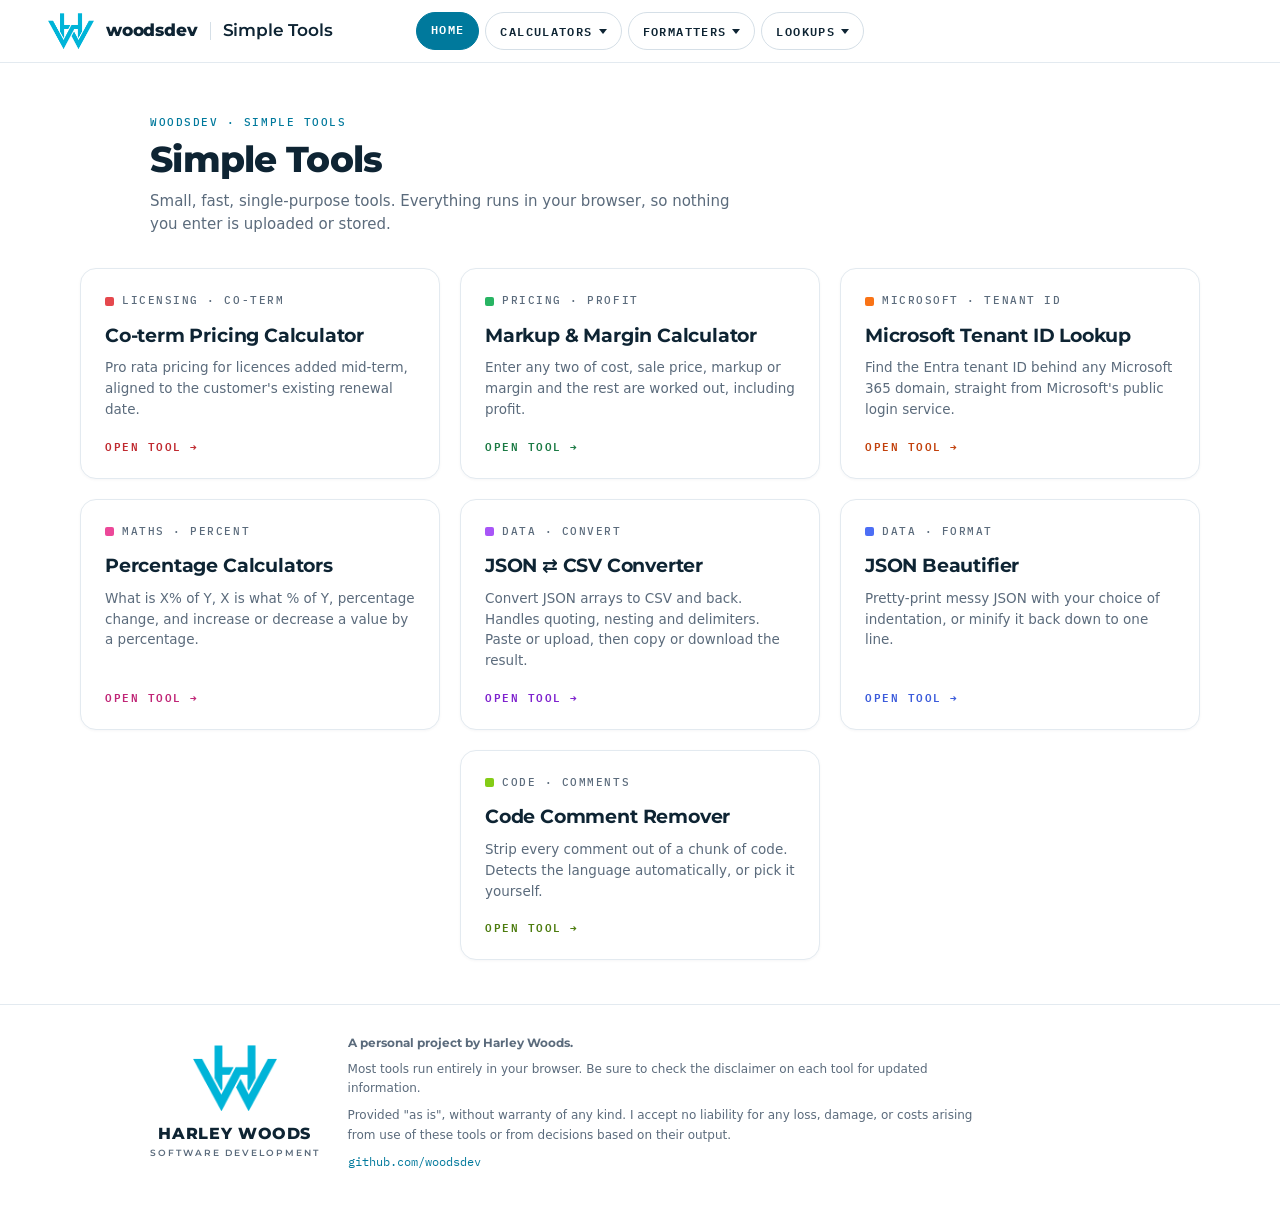
<file: index.html>
<!DOCTYPE html>
<html lang="en-GB">
<head>
  <meta charset="UTF-8">
  <meta name="viewport" content="width=device-width, initial-scale=1">
  <title>Simple Tools • woodsdev</title>
  <meta name="description" content="Small, fast, single-purpose tools that run entirely in your browser. Converters and calculators by Harley Woods.">
  <link rel="icon" href="data:image/svg+xml,%3Csvg xmlns='http://www.w3.org/2000/svg' viewBox='0 0 16 16'%3E%3Crect width='16' height='16' rx='3' fill='%2300b4d8'/%3E%3C/svg%3E">
  <link rel="preconnect" href="https://fonts.googleapis.com">
  <link rel="preconnect" href="https://fonts.gstatic.com" crossorigin>
  <link href="https://fonts.googleapis.com/css2?family=Montserrat:wght@600;700;800&family=IBM+Plex+Mono:wght@400;500;600&display=swap" rel="stylesheet">
  <link rel="stylesheet" href="/styles.css">
</head>
<body>

  <header class="site-head">
    <a class="brand" href="/">
      <span class="logo-mark" role="img" aria-label="Harley Woods Software Development"></span>
      <span class="wordmark"><strong>woodsdev</strong><span class="sep" aria-hidden="true"></span>Simple Tools</span>
    </a>
    <nav class="site-nav" aria-label="Tools">
      <a href="/" aria-current="page">Home</a>
      <div class="nav-group">
        <button type="button" aria-haspopup="true" aria-expanded="false">Calculators</button>
        <div class="nav-menu">
          <a href="/pages/coterm-pricing/">Co-term Pricing</a>
          <a href="/pages/markup-margin/">Markup &amp; Margin</a>
          <a href="/pages/percentage/">Percentages</a>
        </div>
      </div>
      <div class="nav-group">
        <button type="button" aria-haspopup="true" aria-expanded="false">Formatters</button>
        <div class="nav-menu">
          <a href="/pages/json-csv/">JSON ⇄ CSV</a>
          <a href="/pages/json-beautifier/">JSON Beautifier</a>
          <a href="/pages/comment-remover/">Comment Remover</a>
        </div>
      </div>
      <div class="nav-group">
        <button type="button" aria-haspopup="true" aria-expanded="false">Lookups</button>
        <div class="nav-menu">
          <a href="/pages/tenant-id/">Tenant ID</a>
        </div>
      </div>
    </nav>
  </header>

  <main>
    <div class="intro">
      <p class="eyebrow">woodsdev · simple tools</p>
      <h1>Simple Tools</h1>
      <p class="lede">Small, fast, single-purpose tools. Everything runs in your browser, so nothing you enter is uploaded or stored.</p>
    </div>

    <div class="hub-grid">

      <a class="panel tool-card theme-red" href="/pages/coterm-pricing/">
        <p class="card-eyebrow"><span class="mark" aria-hidden="true"></span>Licensing · Co-term</p>
        <h2>Co-term Pricing Calculator</h2>
        <p class="card-desc">Pro rata pricing for licences added mid-term, aligned to the customer's existing renewal date.</p>
        <p class="card-go">Open tool →</p>
      </a>

      <a class="panel tool-card theme-green" href="/pages/markup-margin/">
        <p class="card-eyebrow"><span class="mark" aria-hidden="true"></span>Pricing · Profit</p>
        <h2>Markup &amp; Margin Calculator</h2>
        <p class="card-desc">Enter any two of cost, sale price, markup or margin and the rest are worked out, including profit.</p>
        <p class="card-go">Open tool →</p>
      </a>

      <a class="panel tool-card theme-orange" href="/pages/tenant-id/">
        <p class="card-eyebrow"><span class="mark" aria-hidden="true"></span>Microsoft · Tenant ID</p>
        <h2>Microsoft Tenant ID Lookup</h2>
        <p class="card-desc">Find the Entra tenant ID behind any Microsoft 365 domain, straight from Microsoft's public login service.</p>
        <p class="card-go">Open tool →</p>
      </a>

      <a class="panel tool-card theme-pink" href="/pages/percentage/">
        <p class="card-eyebrow"><span class="mark" aria-hidden="true"></span>Maths · Percent</p>
        <h2>Percentage Calculators</h2>
        <p class="card-desc">What is X% of Y, X is what % of Y, percentage change, and increase or decrease a value by a percentage.</p>
        <p class="card-go">Open tool →</p>
      </a>

      <a class="panel tool-card theme-purple" href="/pages/json-csv/">
        <p class="card-eyebrow"><span class="mark" aria-hidden="true"></span>Data · Convert</p>
        <h2>JSON ⇄ CSV Converter</h2>
        <p class="card-desc">Convert JSON arrays to CSV and back. Handles quoting, nesting and delimiters. Paste or upload, then copy or download the result.</p>
        <p class="card-go">Open tool →</p>
      </a>

      <a class="panel tool-card theme-blue" href="/pages/json-beautifier/">
        <p class="card-eyebrow"><span class="mark" aria-hidden="true"></span>Data · Format</p>
        <h2>JSON Beautifier</h2>
        <p class="card-desc">Pretty-print messy JSON with your choice of indentation, or minify it back down to one line.</p>
        <p class="card-go">Open tool →</p>
      </a>

      <a class="panel tool-card theme-lime" href="/pages/comment-remover/">
        <p class="card-eyebrow"><span class="mark" aria-hidden="true"></span>Code · Comments</p>
        <h2>Code Comment Remover</h2>
        <p class="card-desc">Strip every comment out of a chunk of code. Detects the language automatically, or pick it yourself.</p>
        <p class="card-go">Open tool →</p>
      </a>

    </div>
  </main>

  <footer>
    <div class="foot-inner">
      <div class="foot-brand">
        <span class="foot-mark" aria-hidden="true"></span>
        <p class="foot-name">Harley Woods</p>
        <p class="foot-sub">Software Development</p>
      </div>
      <div class="foot-text">
        <p class="foot-strong">A personal project by Harley Woods.</p>
        <p>Most tools run entirely in your browser. Be sure to check the disclaimer on each tool for updated information.</p>
        <p>Provided "as is", without warranty of any kind. I accept no liability for any loss, damage, or costs arising from use of these tools or from decisions based on their output.</p>
        <p><a class="foot-gh" target="_blank" href="https://github.com/woodsdev">github.com/woodsdev</a></p>
      </div>
    </div>
  </footer>

  <script src="/assets/nav.js"></script>
</body>
</html>
</file>
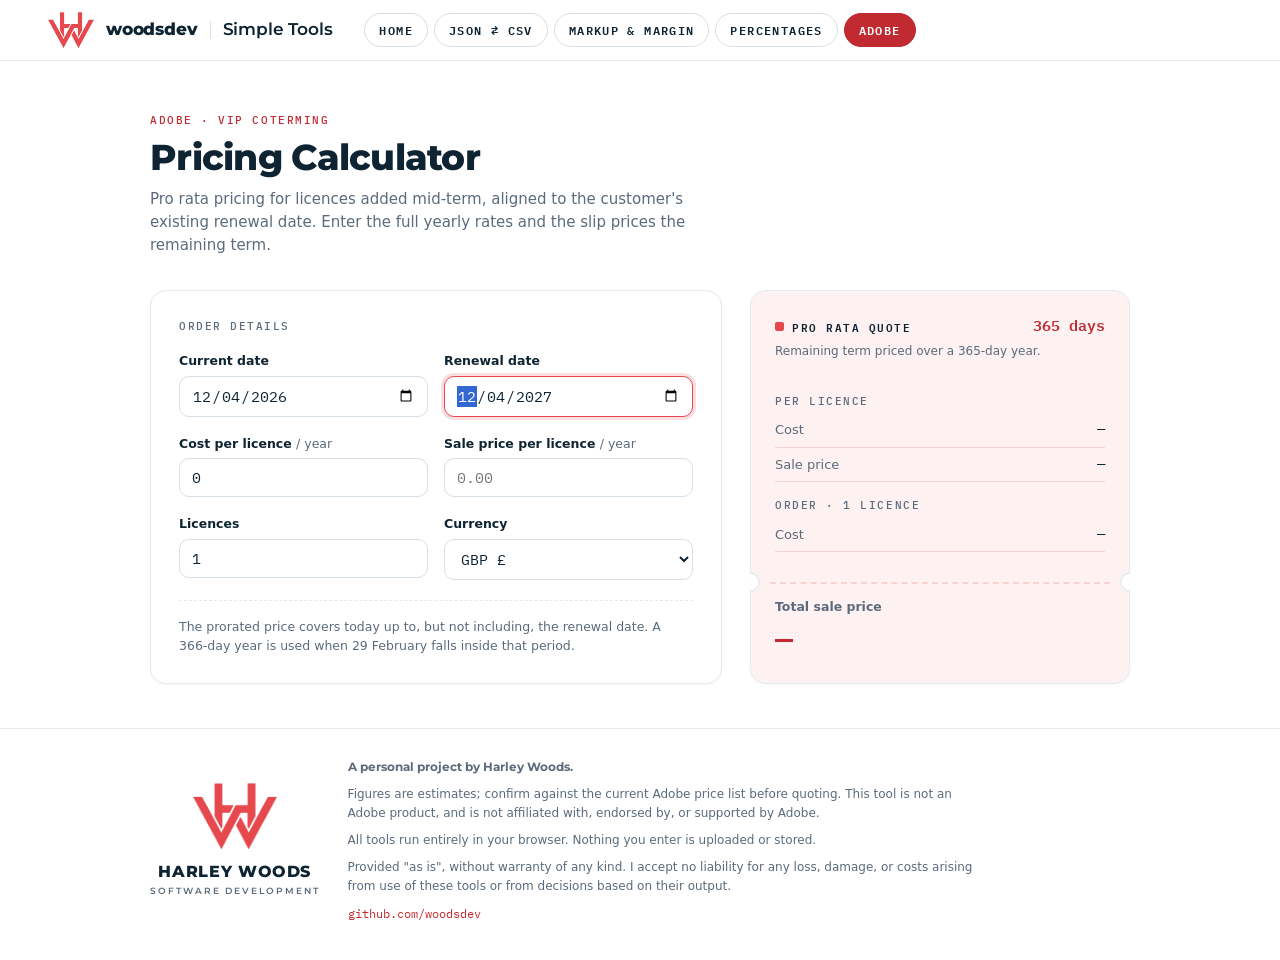
<file: pages/adobe-calculator/index.html>
<!DOCTYPE html>
<html lang="en-GB">
<head>
  <meta charset="UTF-8">
  <meta name="viewport" content="width=device-width, initial-scale=1">
  <title>Adobe Calculator • woodsdev</title>
  <meta name="description" content="Pro rata pricing for Adobe licences cotermed to an existing renewal date.">
  <link rel="icon" href="data:image/svg+xml,%3Csvg xmlns='http://www.w3.org/2000/svg' viewBox='0 0 16 16'%3E%3Crect width='16' height='16' rx='3' fill='%23e5484d'/%3E%3C/svg%3E">
  <link rel="preconnect" href="https://fonts.googleapis.com">
  <link rel="preconnect" href="https://fonts.gstatic.com" crossorigin>
  <link href="https://fonts.googleapis.com/css2?family=Montserrat:wght@600;700;800&family=IBM+Plex+Mono:wght@400;500;600&display=swap" rel="stylesheet">
  <link rel="stylesheet" href="/styles.css">
</head>
<body class="theme-red">

  <header class="site-head">
    <a class="brand" href="/">
      <span class="logo-mark" role="img" aria-label="Harley Woods Software Development"></span>
      <span class="wordmark"><strong>woodsdev</strong><span class="sep" aria-hidden="true"></span>Simple Tools</span>
    </a>
    <nav class="site-nav" aria-label="Tools">
      <a href="/">Home</a>
      <a href="/pages/json-csv/">JSON ⇄ CSV</a>
      <a href="/pages/markup-margin/">Markup &amp; Margin</a>
      <a href="/pages/percentage/">Percentages</a>
      <a href="/pages/adobe-calculator/" aria-current="page">Adobe</a>
    </nav>
  </header>

  <main>
    <div class="intro">
      <p class="eyebrow">Adobe · VIP coterming</p>
      <h1>Pricing Calculator</h1>
      <p class="lede">Pro rata pricing for licences added mid-term, aligned to the customer's existing renewal date. Enter the full yearly rates and the slip prices the remaining term.</p>
    </div>

    <div class="layout">

      <form class="panel form-panel" id="calc" novalidate autocomplete="off">
        <h2 class="panel-eyebrow">Order details</h2>
        <div class="field-grid">
          <div class="field">
            <label for="current-date">Current date</label>
            <input type="date" id="current-date">
          </div>
          <div class="field">
            <label for="renewal-date">Renewal date</label>
            <input type="date" id="renewal-date" aria-describedby="err-renewal">
            <p class="field-error" id="err-renewal" hidden></p>
          </div>
          <div class="field">
            <label for="cost-year">Cost per licence <span class="unit">/ year</span></label>
            <input type="number" id="cost-year" value=0 class="money" min="0" step="0.01" inputmode="decimal" placeholder="0.00" aria-describedby="err-cost">
            <p class="field-error" id="err-cost" hidden></p>
          </div>
          <div class="field">
            <label for="sale-year">Sale price per licence <span class="unit">/ year</span></label>
            <input type="number" id="sale-year" class="money" min="0" step="0.01" inputmode="decimal" placeholder="0.00" aria-describedby="err-sale">
            <p class="field-error" id="err-sale" hidden></p>
          </div>
          <div class="field">
            <label for="qty">Licences</label>
            <input type="number" id="qty" min="1" step="1" inputmode="numeric" value="1" aria-describedby="err-qty">
            <p class="field-error" id="err-qty" hidden></p>
          </div>
          <div class="field">
            <label for="currency">Currency</label>
            <select id="currency">
              <option value="GBP" selected>GBP £</option>
              <option value="EUR">EUR €</option>
              <option value="USD">USD $</option>
            </select>
          </div>
        </div>
        <p class="form-note">The prorated price covers today up to, but not including, the renewal date. A 366-day year is used when 29&nbsp;February falls inside that period.</p>
      </form>

      <section class="panel quote" aria-live="polite" aria-label="Pro rata quote">
        <header class="quote-head">
          <h2 class="quote-eyebrow"><span class="mark" aria-hidden="true"></span>Pro rata quote</h2>
          <p class="quote-days" id="out-days">— days</p>
        </header>
        <p class="quote-basis" id="out-basis">Enter a renewal date to price the term.</p>

        <p class="qgroup-label">Per licence</p>
        <dl class="qrows">
          <div class="qrow">
            <dt>Cost</dt>
            <dd id="out-cost">—</dd>
          </div>
          <div class="qrow">
            <dt>Sale price</dt>
            <dd id="out-sale">—</dd>
          </div>
        </dl>

        <p class="qgroup-label">Order · <span id="out-order-qty">1 licence</span></p>
        <dl class="qrows">
          <div class="qrow">
            <dt>Cost</dt>
            <dd id="out-total-cost">—</dd>
          </div>
        </dl>

        <div class="tear" aria-hidden="true"></div>

        <div class="total">
          <p class="total-label">Total sale price</p>
          <p class="total-value" id="out-total-sale">—</p>
        </div>
        <p class="below-cost" id="out-below-cost" hidden>Heads up: the sale price is below cost.</p>
      </section>

    </div>
  </main>

  <footer>
    <div class="foot-inner">
      <div class="foot-brand">
        <span class="foot-mark" aria-hidden="true"></span>
        <p class="foot-name">Harley Woods</p>
        <p class="foot-sub">Software Development</p>
      </div>
      <div class="foot-text">
        <p class="foot-strong">A personal project by Harley Woods.</p>
        <p>Figures are estimates; confirm against the current Adobe price list before quoting. This tool is not an Adobe product, and is not affiliated with, endorsed by, or supported by Adobe.</p>
        <p>All tools run entirely in your browser. Nothing you enter is uploaded or stored.</p>
        <p>Provided "as is", without warranty of any kind. I accept no liability for any loss, damage, or costs arising from use of these tools or from decisions based on their output.</p>
        <p><a class="foot-gh" href="https://github.com/woodsdev">github.com/woodsdev</a></p>
      </div>
    </div>
  </footer>

  <script src="/pages/adobe-calculator/script.js"></script>
</body>
</html>
</file>
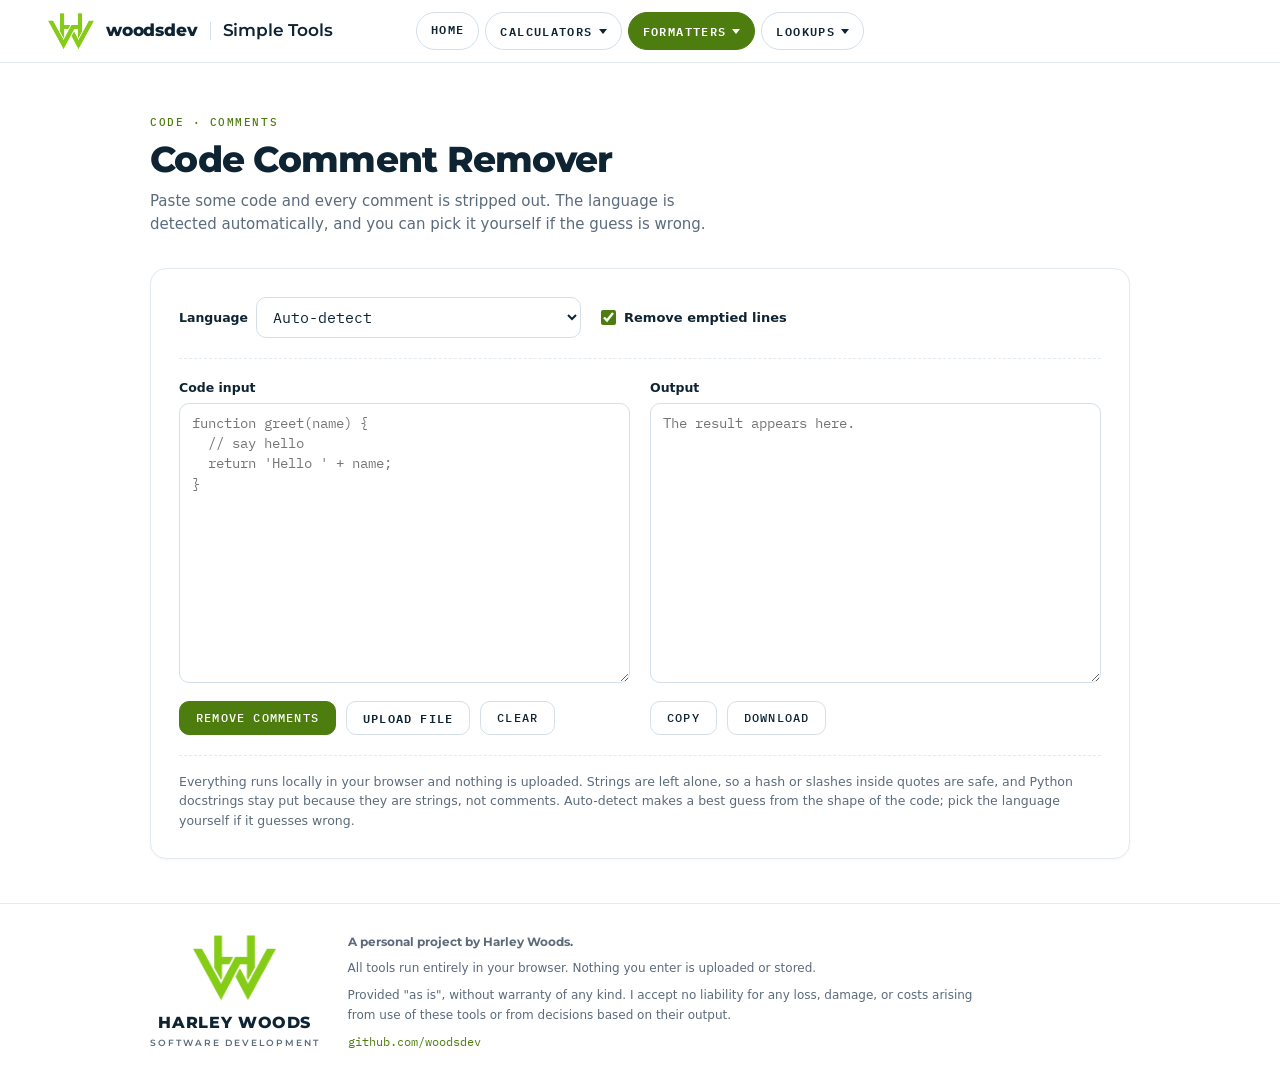
<file: pages/comment-remover/index.html>
<!DOCTYPE html>
<html lang="en-GB">
<head>
  <meta charset="UTF-8">
  <meta name="viewport" content="width=device-width, initial-scale=1">
  <title>Code Comment Remover • woodsdev</title>
  <meta name="description" content="Strip every comment out of a chunk of code, entirely in your browser. Detects the language automatically.">
  <link rel="icon" href="data:image/svg+xml,%3Csvg xmlns='http://www.w3.org/2000/svg' viewBox='0 0 16 16'%3E%3Crect width='16' height='16' rx='3' fill='%2384cc16'/%3E%3C/svg%3E">
  <link rel="preconnect" href="https://fonts.googleapis.com">
  <link rel="preconnect" href="https://fonts.gstatic.com" crossorigin>
  <link href="https://fonts.googleapis.com/css2?family=Montserrat:wght@600;700;800&family=IBM+Plex+Mono:wght@400;500;600&display=swap" rel="stylesheet">
  <link rel="stylesheet" href="/styles.css">
</head>
<body class="theme-lime">

  <header class="site-head">
    <a class="brand" href="/">
      <span class="logo-mark" role="img" aria-label="Harley Woods Software Development"></span>
      <span class="wordmark"><strong>woodsdev</strong><span class="sep" aria-hidden="true"></span>Simple Tools</span>
    </a>
    <nav class="site-nav" aria-label="Tools">
      <a href="/">Home</a>
      <div class="nav-group">
        <button type="button" aria-haspopup="true" aria-expanded="false">Calculators</button>
        <div class="nav-menu">
          <a href="/pages/coterm-pricing/">Co-term Pricing</a>
          <a href="/pages/markup-margin/">Markup &amp; Margin</a>
          <a href="/pages/percentage/">Percentages</a>
        </div>
      </div>
      <div class="nav-group current">
        <button type="button" aria-haspopup="true" aria-expanded="false">Formatters</button>
        <div class="nav-menu">
          <a href="/pages/json-csv/">JSON ⇄ CSV</a>
          <a href="/pages/json-beautifier/">JSON Beautifier</a>
          <a href="/pages/comment-remover/" aria-current="page">Comment Remover</a>
        </div>
      </div>
      <div class="nav-group">
        <button type="button" aria-haspopup="true" aria-expanded="false">Lookups</button>
        <div class="nav-menu">
          <a href="/pages/tenant-id/">Tenant ID</a>
        </div>
      </div>
    </nav>
  </header>

  <main>
    <div class="intro">
      <p class="eyebrow">Code · Comments</p>
      <h1>Code Comment Remover</h1>
      <p class="lede">Paste some code and every comment is stripped out. The language is detected automatically, and you can pick it yourself if the guess is wrong.</p>
    </div>

    <section class="panel conv-panel">

      <div class="conv-controls">
        <div class="field">
          <label for="language">Language</label>
          <select id="language">
            <option value="auto" selected>Auto-detect</option>
            <option value="javascript">JavaScript / TypeScript</option>
            <option value="c-family">C / C++ / C# / Java / Go / Rust</option>
            <option value="python">Python</option>
            <option value="html">HTML / XML</option>
            <option value="css">CSS</option>
            <option value="sql">SQL</option>
            <option value="shell">Shell / Bash</option>
            <option value="ruby">Ruby</option>
            <option value="yaml">YAML</option>
            <option value="lua">Lua</option>
            <option value="php">PHP</option>
          </select>
        </div>

        <div class="conv-opts">
          <label class="opt"><input type="checkbox" id="opt-tidy" checked> Remove emptied lines</label>
        </div>
      </div>

      <div class="conv-grid">

        <div class="conv-pane field">
          <label for="cr-in">Code input</label>
          <textarea id="cr-in" spellcheck="false" aria-describedby="cr-err" placeholder="function greet(name) {&#10;  // say hello&#10;  return 'Hello ' + name;&#10;}"></textarea>
          <p class="field-error" id="cr-err" aria-live="polite" hidden></p>
          <div class="btn-row">
            <button type="button" class="btn btn-primary" id="btn-remove">Remove comments</button>
            <label class="btn file-btn">Upload file<input type="file" id="cr-file" class="visually-hidden"></label>
            <button type="button" class="btn" id="btn-clear">Clear</button>
          </div>
        </div>

        <div class="conv-pane field">
          <label for="cr-out">Output</label>
          <textarea id="cr-out" spellcheck="false" readonly placeholder="The result appears here."></textarea>
          <p class="conv-stats" id="cr-stats" aria-live="polite"></p>
          <div class="btn-row">
            <button type="button" class="btn" id="btn-copy">Copy</button>
            <button type="button" class="btn" id="btn-download">Download</button>
          </div>
        </div>

      </div>

      <p class="form-note">Everything runs locally in your browser and nothing is uploaded. Strings are left alone, so a hash or slashes inside quotes are safe, and Python docstrings stay put because they are strings, not comments. Auto-detect makes a best guess from the shape of the code; pick the language yourself if it guesses wrong.</p>

    </section>
  </main>

  <footer>
    <div class="foot-inner">
      <div class="foot-brand">
        <span class="foot-mark" aria-hidden="true"></span>
        <p class="foot-name">Harley Woods</p>
        <p class="foot-sub">Software Development</p>
      </div>
      <div class="foot-text">
        <p class="foot-strong">A personal project by Harley Woods.</p>
        <p>All tools run entirely in your browser. Nothing you enter is uploaded or stored.</p>
        <p>Provided "as is", without warranty of any kind. I accept no liability for any loss, damage, or costs arising from use of these tools or from decisions based on their output.</p>
        <p><a class="foot-gh" target="_blank" href="https://github.com/woodsdev">github.com/woodsdev</a></p>
      </div>
    </div>
  </footer>

  <script src="/pages/comment-remover/script.js"></script>
  <script src="/assets/nav.js"></script>
</body>
</html>
</file>
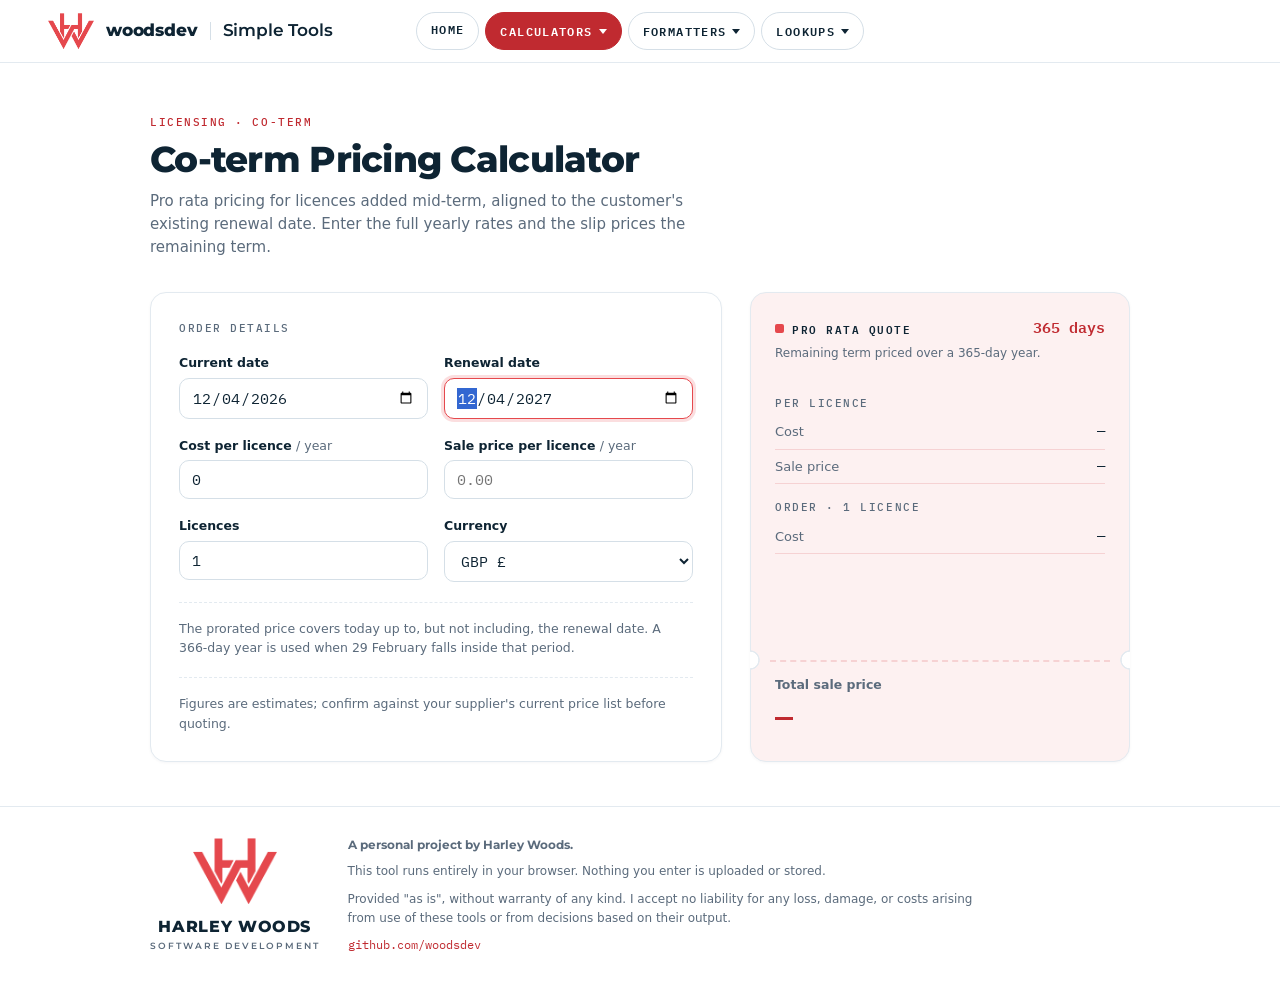
<file: pages/coterm-pricing/index.html>
<!DOCTYPE html>
<html lang="en-GB">
<head>
  <meta charset="UTF-8">
  <meta name="viewport" content="width=device-width, initial-scale=1">
  <title>Co-term Pricing Calculator • woodsdev</title>
  <meta name="description" content="Pro rata pricing for licences cotermed to an existing renewal date.">
  <link rel="icon" href="data:image/svg+xml,%3Csvg xmlns='http://www.w3.org/2000/svg' viewBox='0 0 16 16'%3E%3Crect width='16' height='16' rx='3' fill='%23e5484d'/%3E%3C/svg%3E">
  <link rel="preconnect" href="https://fonts.googleapis.com">
  <link rel="preconnect" href="https://fonts.gstatic.com" crossorigin>
  <link href="https://fonts.googleapis.com/css2?family=Montserrat:wght@600;700;800&family=IBM+Plex+Mono:wght@400;500;600&display=swap" rel="stylesheet">
  <link rel="stylesheet" href="/styles.css">
</head>
<body class="theme-red">

  <header class="site-head">
    <a class="brand" href="/">
      <span class="logo-mark" role="img" aria-label="Harley Woods Software Development"></span>
      <span class="wordmark"><strong>woodsdev</strong><span class="sep" aria-hidden="true"></span>Simple Tools</span>
    </a>
    <nav class="site-nav" aria-label="Tools">
      <a href="/">Home</a>
      <div class="nav-group current">
        <button type="button" aria-haspopup="true" aria-expanded="false">Calculators</button>
        <div class="nav-menu">
          <a href="/pages/coterm-pricing/" aria-current="page">Co-term Pricing</a>
          <a href="/pages/markup-margin/">Markup &amp; Margin</a>
          <a href="/pages/percentage/">Percentages</a>
        </div>
      </div>
      <div class="nav-group">
        <button type="button" aria-haspopup="true" aria-expanded="false">Formatters</button>
        <div class="nav-menu">
          <a href="/pages/json-csv/">JSON ⇄ CSV</a>
          <a href="/pages/json-beautifier/">JSON Beautifier</a>
          <a href="/pages/comment-remover/">Comment Remover</a>
        </div>
      </div>
      <div class="nav-group">
        <button type="button" aria-haspopup="true" aria-expanded="false">Lookups</button>
        <div class="nav-menu">
          <a href="/pages/tenant-id/">Tenant ID</a>
        </div>
      </div>
    </nav>
  </header>

  <main>
    <div class="intro">
      <p class="eyebrow">Licensing · Co-term</p>
      <h1>Co-term Pricing Calculator</h1>
      <p class="lede">Pro rata pricing for licences added mid-term, aligned to the customer's existing renewal date. Enter the full yearly rates and the slip prices the remaining term.</p>
    </div>

    <div class="layout">

      <form class="panel form-panel" id="calc" novalidate autocomplete="off">
        <h2 class="panel-eyebrow">Order details</h2>
        <div class="field-grid">
          <div class="field">
            <label for="current-date">Current date</label>
            <input type="date" id="current-date">
          </div>
          <div class="field">
            <label for="renewal-date">Renewal date</label>
            <input type="date" id="renewal-date" aria-describedby="err-renewal">
            <p class="field-error" id="err-renewal" hidden></p>
          </div>
          <div class="field">
            <label for="cost-year">Cost per licence <span class="unit">/ year</span></label>
            <input type="number" id="cost-year" value=0 class="money" min="0" step="0.01" inputmode="decimal" placeholder="0.00" aria-describedby="err-cost">
            <p class="field-error" id="err-cost" hidden></p>
          </div>
          <div class="field">
            <label for="sale-year">Sale price per licence <span class="unit">/ year</span></label>
            <input type="number" id="sale-year" class="money" min="0" step="0.01" inputmode="decimal" placeholder="0.00" aria-describedby="err-sale">
            <p class="field-error" id="err-sale" hidden></p>
          </div>
          <div class="field">
            <label for="qty">Licences</label>
            <input type="number" id="qty" min="1" step="1" inputmode="numeric" value="1" aria-describedby="err-qty">
            <p class="field-error" id="err-qty" hidden></p>
          </div>
          <div class="field">
            <label for="currency">Currency</label>
            <select id="currency">
              <option value="GBP" selected>GBP £</option>
              <option value="EUR">EUR €</option>
              <option value="USD">USD $</option>
            </select>
          </div>
        </div>
        <p class="form-note">The prorated price covers today up to, but not including, the renewal date. A 366-day year is used when 29&nbsp;February falls inside that period.</p>
        <p class="form-note">Figures are estimates; confirm against your supplier's current price list before quoting.</p>
      </form>

      <section class="panel quote" aria-live="polite" aria-label="Pro rata quote">
        <header class="quote-head">
          <h2 class="quote-eyebrow"><span class="mark" aria-hidden="true"></span>Pro rata quote</h2>
          <p class="quote-days" id="out-days">— days</p>
        </header>
        <p class="quote-basis" id="out-basis">Enter a renewal date to price the term.</p>

        <p class="qgroup-label">Per licence</p>
        <dl class="qrows">
          <div class="qrow">
            <dt>Cost</dt>
            <dd id="out-cost">—</dd>
          </div>
          <div class="qrow">
            <dt>Sale price</dt>
            <dd id="out-sale">—</dd>
          </div>
        </dl>

        <p class="qgroup-label">Order · <span id="out-order-qty">1 licence</span></p>
        <dl class="qrows">
          <div class="qrow">
            <dt>Cost</dt>
            <dd id="out-total-cost">—</dd>
          </div>
        </dl>

        <div class="tear" aria-hidden="true"></div>

        <div class="total">
          <p class="total-label">Total sale price</p>
          <p class="total-value" id="out-total-sale">—</p>
        </div>
        <p class="below-cost" id="out-below-cost" hidden>Heads up: the sale price is below cost.</p>
      </section>

    </div>
  </main>

  <footer>
    <div class="foot-inner">
      <div class="foot-brand">
        <span class="foot-mark" aria-hidden="true"></span>
        <p class="foot-name">Harley Woods</p>
        <p class="foot-sub">Software Development</p>
      </div>
      <div class="foot-text">
        <p class="foot-strong">A personal project by Harley Woods.</p>
        <p>This tool runs entirely in your browser. Nothing you enter is uploaded or stored.</p>
        <p>Provided "as is", without warranty of any kind. I accept no liability for any loss, damage, or costs arising from use of these tools or from decisions based on their output.</p>
        <p><a class="foot-gh" target="_blank" href="https://github.com/woodsdev">github.com/woodsdev</a></p>
      </div>
    </div>
  </footer>

  <script src="/pages/coterm-pricing/script.js"></script>
  <script src="/assets/nav.js"></script>
</body>
</html>
</file>
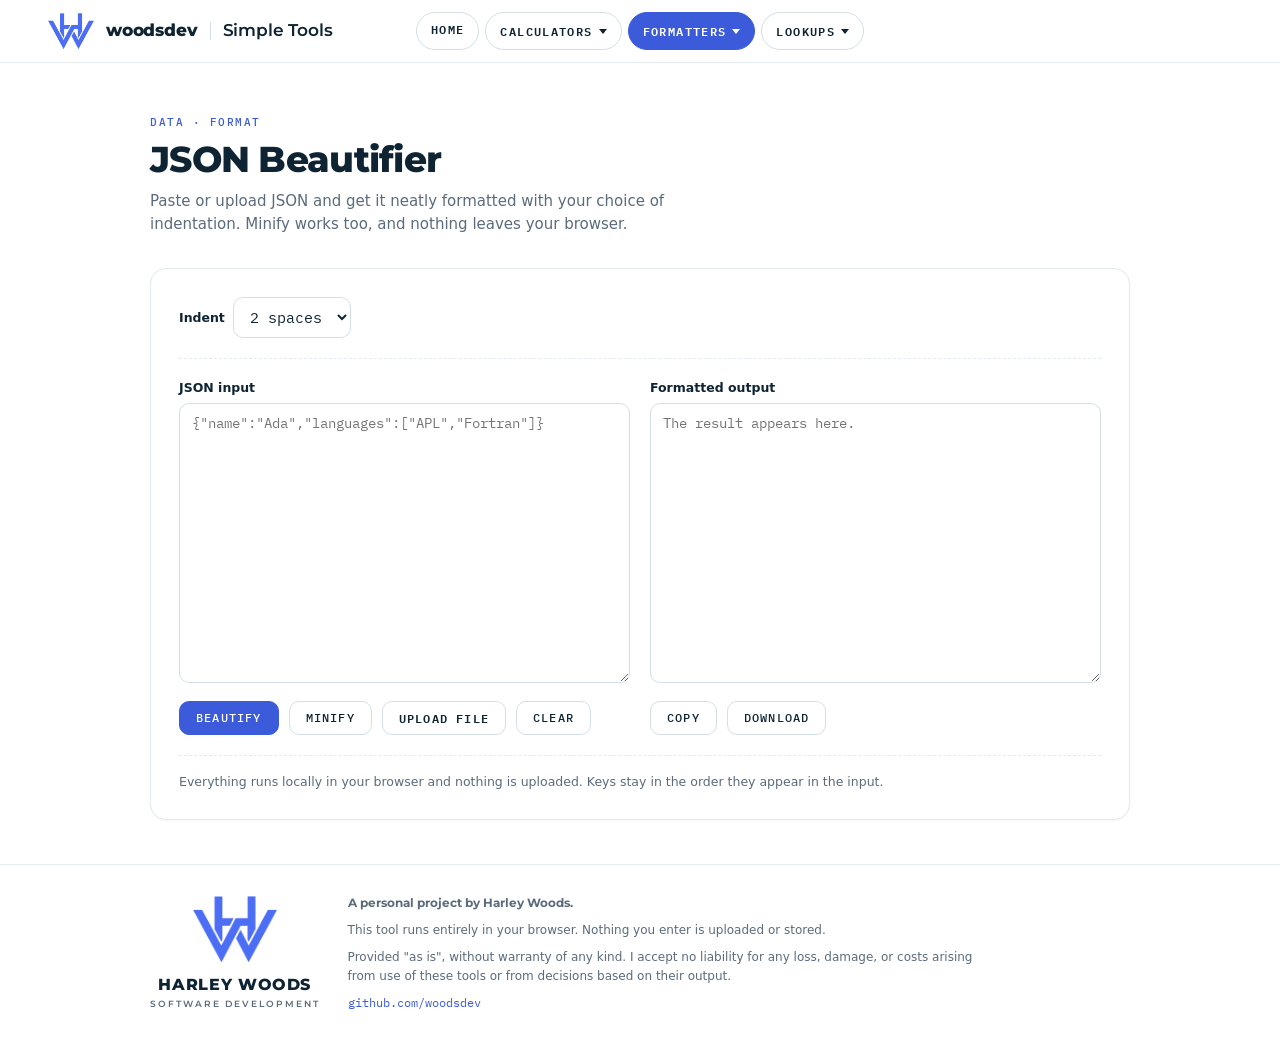
<file: pages/json-beautifier/index.html>
<!DOCTYPE html>
<html lang="en-GB">
<head>
  <meta charset="UTF-8">
  <meta name="viewport" content="width=device-width, initial-scale=1">
  <title>JSON Beautifier • woodsdev</title>
  <meta name="description" content="Pretty-print or minify JSON entirely in your browser, with your choice of indentation.">
  <link rel="icon" href="data:image/svg+xml,%3Csvg xmlns='http://www.w3.org/2000/svg' viewBox='0 0 16 16'%3E%3Crect width='16' height='16' rx='3' fill='%234c6ef5'/%3E%3C/svg%3E">
  <link rel="preconnect" href="https://fonts.googleapis.com">
  <link rel="preconnect" href="https://fonts.gstatic.com" crossorigin>
  <link href="https://fonts.googleapis.com/css2?family=Montserrat:wght@600;700;800&family=IBM+Plex+Mono:wght@400;500;600&display=swap" rel="stylesheet">
  <link rel="stylesheet" href="/styles.css">
</head>
<body class="theme-blue">

  <header class="site-head">
    <a class="brand" href="/">
      <span class="logo-mark" role="img" aria-label="Harley Woods Software Development"></span>
      <span class="wordmark"><strong>woodsdev</strong><span class="sep" aria-hidden="true"></span>Simple Tools</span>
    </a>
    <nav class="site-nav" aria-label="Tools">
      <a href="/">Home</a>
      <div class="nav-group">
        <button type="button" aria-haspopup="true" aria-expanded="false">Calculators</button>
        <div class="nav-menu">
          <a href="/pages/coterm-pricing/">Co-term Pricing</a>
          <a href="/pages/markup-margin/">Markup &amp; Margin</a>
          <a href="/pages/percentage/">Percentages</a>
        </div>
      </div>
      <div class="nav-group current">
        <button type="button" aria-haspopup="true" aria-expanded="false">Formatters</button>
        <div class="nav-menu">
          <a href="/pages/json-csv/">JSON ⇄ CSV</a>
          <a href="/pages/json-beautifier/" aria-current="page">JSON Beautifier</a>
          <a href="/pages/comment-remover/">Comment Remover</a>
        </div>
      </div>
      <div class="nav-group">
        <button type="button" aria-haspopup="true" aria-expanded="false">Lookups</button>
        <div class="nav-menu">
          <a href="/pages/tenant-id/">Tenant ID</a>
        </div>
      </div>
    </nav>
  </header>

  <main>
    <div class="intro">
      <p class="eyebrow">Data · Format</p>
      <h1>JSON Beautifier</h1>
      <p class="lede">Paste or upload JSON and get it neatly formatted with your choice of indentation. Minify works too, and nothing leaves your browser.</p>
    </div>

    <section class="panel conv-panel">

      <div class="conv-controls">
        <div class="field">
          <label for="indent">Indent</label>
          <select id="indent">
            <option value="2" selected>2 spaces</option>
            <option value="4">4 spaces</option>
            <option value="tab">Tabs</option>
          </select>
        </div>
      </div>

      <div class="conv-grid">

        <div class="conv-pane field">
          <label for="fmt-in">JSON input</label>
          <textarea id="fmt-in" spellcheck="false" aria-describedby="fmt-err" placeholder='{"name":"Ada","languages":["APL","Fortran"]}'></textarea>
          <p class="field-error" id="fmt-err" aria-live="polite" hidden></p>
          <div class="btn-row">
            <button type="button" class="btn btn-primary" id="btn-beautify">Beautify</button>
            <button type="button" class="btn" id="btn-minify">Minify</button>
            <label class="btn file-btn">Upload file<input type="file" id="fmt-file" class="visually-hidden" accept=".json,.txt,application/json,text/plain"></label>
            <button type="button" class="btn" id="btn-clear">Clear</button>
          </div>
        </div>

        <div class="conv-pane field">
          <label for="fmt-out">Formatted output</label>
          <textarea id="fmt-out" spellcheck="false" readonly placeholder="The result appears here."></textarea>
          <p class="conv-stats" id="fmt-stats" aria-live="polite"></p>
          <div class="btn-row">
            <button type="button" class="btn" id="btn-copy">Copy</button>
            <button type="button" class="btn" id="btn-download">Download</button>
          </div>
        </div>

      </div>

      <p class="form-note">Everything runs locally in your browser and nothing is uploaded. Keys stay in the order they appear in the input.</p>

    </section>
  </main>

  <footer>
    <div class="foot-inner">
      <div class="foot-brand">
        <span class="foot-mark" aria-hidden="true"></span>
        <p class="foot-name">Harley Woods</p>
        <p class="foot-sub">Software Development</p>
      </div>
      <div class="foot-text">
        <p class="foot-strong">A personal project by Harley Woods.</p>
        <p>This tool runs entirely in your browser. Nothing you enter is uploaded or stored.</p>
        <p>Provided "as is", without warranty of any kind. I accept no liability for any loss, damage, or costs arising from use of these tools or from decisions based on their output.</p>
        <p><a class="foot-gh" target="_blank" href="https://github.com/woodsdev">github.com/woodsdev</a></p>
      </div>
    </div>
  </footer>

  <script src="/pages/json-beautifier/script.js"></script>
  <script src="/assets/nav.js"></script>
</body>
</html>
</file>
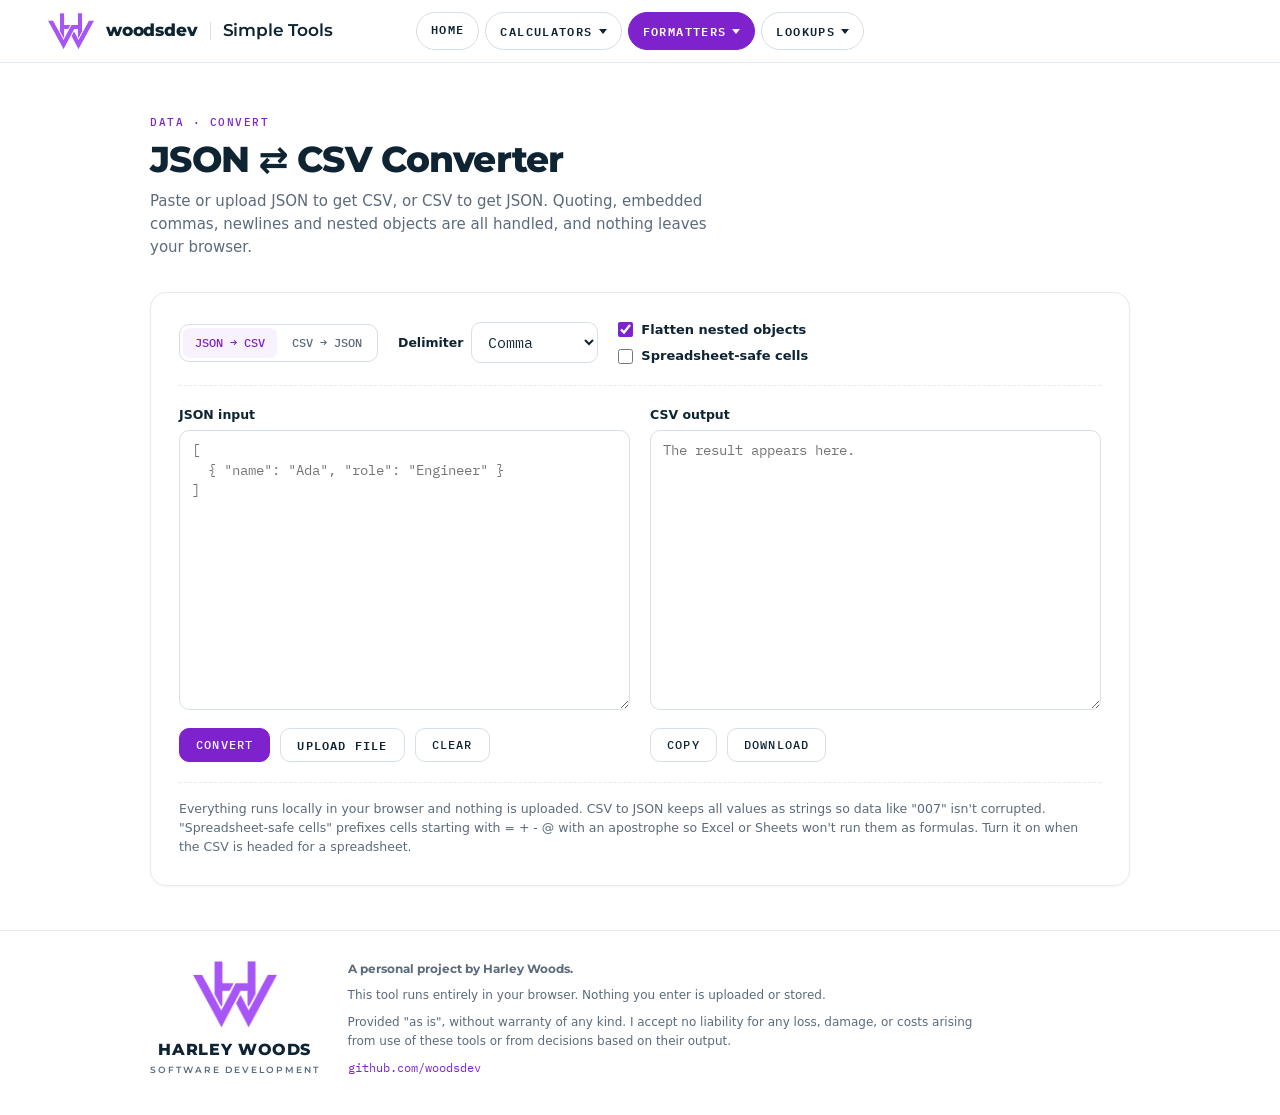
<file: pages/json-csv/index.html>
<!DOCTYPE html>
<html lang="en-GB">
<head>
  <meta charset="UTF-8">
  <meta name="viewport" content="width=device-width, initial-scale=1">
  <title>JSON ⇄ CSV Converter • woodsdev</title>
  <meta name="description" content="Convert JSON arrays to CSV and back, entirely in your browser. Handles quoting, nesting and delimiters.">
  <link rel="icon" href="data:image/svg+xml,%3Csvg xmlns='http://www.w3.org/2000/svg' viewBox='0 0 16 16'%3E%3Crect width='16' height='16' rx='3' fill='%23a855f7'/%3E%3C/svg%3E">
  <link rel="preconnect" href="https://fonts.googleapis.com">
  <link rel="preconnect" href="https://fonts.gstatic.com" crossorigin>
  <link href="https://fonts.googleapis.com/css2?family=Montserrat:wght@600;700;800&family=IBM+Plex+Mono:wght@400;500;600&display=swap" rel="stylesheet">
  <link rel="stylesheet" href="/styles.css">
</head>
<body class="theme-purple">

  <header class="site-head">
    <a class="brand" href="/">
      <span class="logo-mark" role="img" aria-label="Harley Woods Software Development"></span>
      <span class="wordmark"><strong>woodsdev</strong><span class="sep" aria-hidden="true"></span>Simple Tools</span>
    </a>
    <nav class="site-nav" aria-label="Tools">
      <a href="/">Home</a>
      <div class="nav-group">
        <button type="button" aria-haspopup="true" aria-expanded="false">Calculators</button>
        <div class="nav-menu">
          <a href="/pages/coterm-pricing/">Co-term Pricing</a>
          <a href="/pages/markup-margin/">Markup &amp; Margin</a>
          <a href="/pages/percentage/">Percentages</a>
        </div>
      </div>
      <div class="nav-group current">
        <button type="button" aria-haspopup="true" aria-expanded="false">Formatters</button>
        <div class="nav-menu">
          <a href="/pages/json-csv/" aria-current="page">JSON ⇄ CSV</a>
          <a href="/pages/json-beautifier/">JSON Beautifier</a>
          <a href="/pages/comment-remover/">Comment Remover</a>
        </div>
      </div>
      <div class="nav-group">
        <button type="button" aria-haspopup="true" aria-expanded="false">Lookups</button>
        <div class="nav-menu">
          <a href="/pages/tenant-id/">Tenant ID</a>
        </div>
      </div>
    </nav>
  </header>

  <main>
    <div class="intro">
      <p class="eyebrow">Data · Convert</p>
      <h1>JSON ⇄ CSV Converter</h1>
      <p class="lede">Paste or upload JSON to get CSV, or CSV to get JSON. Quoting, embedded commas, newlines and nested objects are all handled, and nothing leaves your browser.</p>
    </div>

    <section class="panel conv-panel">

      <div class="conv-controls">
        <div class="seg" role="radiogroup" aria-label="Conversion direction">
          <input type="radio" name="direction" id="dir-j2c" checked>
          <label for="dir-j2c">JSON → CSV</label>
          <input type="radio" name="direction" id="dir-c2j">
          <label for="dir-c2j">CSV → JSON</label>
        </div>

        <div class="field">
          <label for="delimiter">Delimiter</label>
          <select id="delimiter">
            <option value="," selected>Comma</option>
            <option value=";">Semicolon</option>
            <option value="tab">Tab</option>
          </select>
        </div>

        <div class="conv-opts" id="opts-j2c">
          <label class="opt"><input type="checkbox" id="opt-flatten" checked> Flatten nested objects</label>
          <label class="opt"><input type="checkbox" id="opt-guard"> Spreadsheet-safe cells</label>
        </div>

        <div class="conv-opts" id="opts-c2j" hidden>
          <label class="opt"><input type="checkbox" id="opt-headers" checked> First row is headers</label>
          <label class="opt"><input type="checkbox" id="opt-pretty" checked> Pretty-print JSON</label>
        </div>
      </div>

      <div class="conv-grid">

        <div class="conv-pane field">
          <label for="conv-in" id="conv-in-label">JSON input</label>
          <textarea id="conv-in" spellcheck="false" aria-describedby="conv-err" placeholder='[&#10;  { "name": "Ada", "role": "Engineer" }&#10;]'></textarea>
          <p class="field-error" id="conv-err" aria-live="polite" hidden></p>
          <div class="btn-row">
            <button type="button" class="btn btn-primary" id="btn-convert">Convert</button>
            <label class="btn file-btn">Upload file<input type="file" id="conv-file" class="visually-hidden" accept=".json,.csv,.txt,application/json,text/csv,text/plain"></label>
            <button type="button" class="btn" id="btn-clear">Clear</button>
          </div>
        </div>

        <div class="conv-pane field">
          <label for="conv-out" id="conv-out-label">CSV output</label>
          <textarea id="conv-out" spellcheck="false" readonly placeholder="The result appears here."></textarea>
          <p class="conv-stats" id="conv-stats" aria-live="polite"></p>
          <div class="btn-row">
            <button type="button" class="btn" id="btn-copy">Copy</button>
            <button type="button" class="btn" id="btn-download">Download</button>
          </div>
        </div>

      </div>

      <p class="form-note">Everything runs locally in your browser and nothing is uploaded. CSV to JSON keeps all values as strings so data like "007" isn't corrupted. "Spreadsheet-safe cells" prefixes cells starting with = + - @ with an apostrophe so Excel or Sheets won't run them as formulas. Turn it on when the CSV is headed for a spreadsheet.</p>

    </section>
  </main>

  <footer>
    <div class="foot-inner">
      <div class="foot-brand">
        <span class="foot-mark" aria-hidden="true"></span>
        <p class="foot-name">Harley Woods</p>
        <p class="foot-sub">Software Development</p>
      </div>
      <div class="foot-text">
        <p class="foot-strong">A personal project by Harley Woods.</p>
        <p>This tool runs entirely in your browser. Nothing you enter is uploaded or stored.</p>
        <p>Provided "as is", without warranty of any kind. I accept no liability for any loss, damage, or costs arising from use of these tools or from decisions based on their output.</p>
        <p><a class="foot-gh" target="_blank" href="https://github.com/woodsdev">github.com/woodsdev</a></p>
      </div>
    </div>
  </footer>

  <script src="/pages/json-csv/script.js"></script>
  <script src="/assets/nav.js"></script>
</body>
</html>
</file>
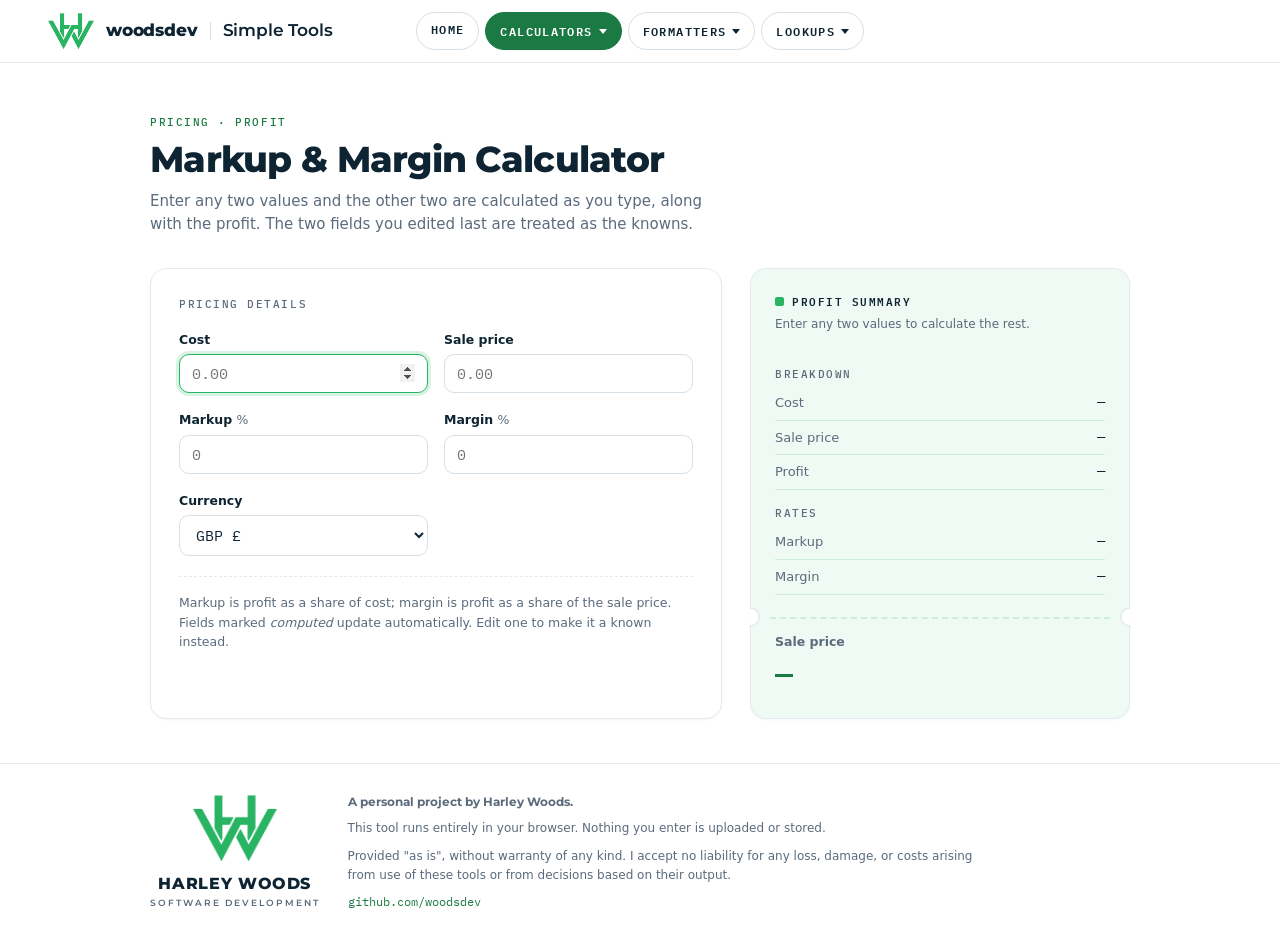
<file: pages/markup-margin/index.html>
<!DOCTYPE html>
<html lang="en-GB">
<head>
  <meta charset="UTF-8">
  <meta name="viewport" content="width=device-width, initial-scale=1">
  <title>Markup &amp; Margin Calculator • woodsdev</title>
  <meta name="description" content="Enter any two of cost, sale price, markup or margin and the rest are calculated, including profit.">
  <link rel="icon" href="data:image/svg+xml,%3Csvg xmlns='http://www.w3.org/2000/svg' viewBox='0 0 16 16'%3E%3Crect width='16' height='16' rx='3' fill='%2328b463'/%3E%3C/svg%3E">
  <link rel="preconnect" href="https://fonts.googleapis.com">
  <link rel="preconnect" href="https://fonts.gstatic.com" crossorigin>
  <link href="https://fonts.googleapis.com/css2?family=Montserrat:wght@600;700;800&family=IBM+Plex+Mono:wght@400;500;600&display=swap" rel="stylesheet">
  <link rel="stylesheet" href="/styles.css">
</head>
<body class="theme-green">

  <header class="site-head">
    <a class="brand" href="/">
      <span class="logo-mark" role="img" aria-label="Harley Woods Software Development"></span>
      <span class="wordmark"><strong>woodsdev</strong><span class="sep" aria-hidden="true"></span>Simple Tools</span>
    </a>
    <nav class="site-nav" aria-label="Tools">
      <a href="/">Home</a>
      <div class="nav-group current">
        <button type="button" aria-haspopup="true" aria-expanded="false">Calculators</button>
        <div class="nav-menu">
          <a href="/pages/coterm-pricing/">Co-term Pricing</a>
          <a href="/pages/markup-margin/" aria-current="page">Markup &amp; Margin</a>
          <a href="/pages/percentage/">Percentages</a>
        </div>
      </div>
      <div class="nav-group">
        <button type="button" aria-haspopup="true" aria-expanded="false">Formatters</button>
        <div class="nav-menu">
          <a href="/pages/json-csv/">JSON ⇄ CSV</a>
          <a href="/pages/json-beautifier/">JSON Beautifier</a>
          <a href="/pages/comment-remover/">Comment Remover</a>
        </div>
      </div>
      <div class="nav-group">
        <button type="button" aria-haspopup="true" aria-expanded="false">Lookups</button>
        <div class="nav-menu">
          <a href="/pages/tenant-id/">Tenant ID</a>
        </div>
      </div>
    </nav>
  </header>

  <main>
    <div class="intro">
      <p class="eyebrow">Pricing · Profit</p>
      <h1>Markup &amp; Margin Calculator</h1>
      <p class="lede">Enter any two values and the other two are calculated as you type, along with the profit. The two fields you edited last are treated as the knowns.</p>
    </div>

    <div class="layout">

      <form class="panel form-panel" id="calc" novalidate autocomplete="off">
        <h2 class="panel-eyebrow">Pricing details</h2>
        <div class="field-grid">
          <div class="field">
            <label for="cost">Cost <span class="calc-flag" id="flag-cost" hidden>computed</span></label>
            <input type="number" id="cost" min="0" step="0.01" inputmode="decimal" placeholder="0.00" aria-describedby="err-cost">
            <p class="field-error" id="err-cost" hidden></p>
          </div>
          <div class="field">
            <label for="sale">Sale price <span class="calc-flag" id="flag-sale" hidden>computed</span></label>
            <input type="number" id="sale" min="0" step="0.01" inputmode="decimal" placeholder="0.00" aria-describedby="err-sale">
            <p class="field-error" id="err-sale" hidden></p>
          </div>
          <div class="field">
            <label for="markup">Markup <span class="unit">%</span> <span class="calc-flag" id="flag-markup" hidden>computed</span></label>
            <input type="number" id="markup" step="0.01" inputmode="decimal" placeholder="0" aria-describedby="err-markup">
            <p class="field-error" id="err-markup" hidden></p>
          </div>
          <div class="field">
            <label for="margin">Margin <span class="unit">%</span> <span class="calc-flag" id="flag-margin" hidden>computed</span></label>
            <input type="number" id="margin" step="0.01" inputmode="decimal" placeholder="0" aria-describedby="err-margin">
            <p class="field-error" id="err-margin" hidden></p>
          </div>
          <div class="field">
            <label for="currency">Currency</label>
            <select id="currency">
              <option value="GBP" selected>GBP £</option>
              <option value="EUR">EUR €</option>
              <option value="USD">USD $</option>
            </select>
          </div>
        </div>
        <p class="form-note">Markup is profit as a share of cost; margin is profit as a share of the sale price. Fields marked <em>computed</em> update automatically. Edit one to make it a known instead.</p>
      </form>

      <section class="panel quote" aria-live="polite" aria-label="Profit summary">
        <header class="quote-head">
          <h2 class="quote-eyebrow"><span class="mark" aria-hidden="true"></span>Profit summary</h2>
        </header>
        <p class="quote-basis" id="out-basis">Enter any two values to calculate the rest.</p>

        <p class="qgroup-label">Breakdown</p>
        <dl class="qrows">
          <div class="qrow">
            <dt>Cost</dt>
            <dd id="out-cost">—</dd>
          </div>
          <div class="qrow">
            <dt>Sale price</dt>
            <dd id="out-sale">—</dd>
          </div>
          <div class="qrow">
            <dt>Profit</dt>
            <dd id="out-profit">—</dd>
          </div>
        </dl>

        <p class="qgroup-label">Rates</p>
        <dl class="qrows">
          <div class="qrow">
            <dt>Markup</dt>
            <dd id="out-markup">—</dd>
          </div>
          <div class="qrow">
            <dt>Margin</dt>
            <dd id="out-margin">—</dd>
          </div>
        </dl>

        <div class="tear" aria-hidden="true"></div>

        <div class="total">
          <p class="total-label">Sale price</p>
          <p class="total-value" id="out-total">—</p>
        </div>
        <p class="below-cost" id="out-below-cost" hidden>Heads up: this sale is below cost.</p>
      </section>

    </div>
  </main>

  <footer>
    <div class="foot-inner">
      <div class="foot-brand">
        <span class="foot-mark" aria-hidden="true"></span>
        <p class="foot-name">Harley Woods</p>
        <p class="foot-sub">Software Development</p>
      </div>
      <div class="foot-text">
        <p class="foot-strong">A personal project by Harley Woods.</p>
        <p>This tool runs entirely in your browser. Nothing you enter is uploaded or stored.</p>
        <p>Provided "as is", without warranty of any kind. I accept no liability for any loss, damage, or costs arising from use of these tools or from decisions based on their output.</p>
        <p><a class="foot-gh" target="_blank" href="https://github.com/woodsdev">github.com/woodsdev</a></p>
      </div>
    </div>
  </footer>

  <script src="/pages/markup-margin/script.js"></script>
  <script src="/assets/nav.js"></script>
</body>
</html>
</file>
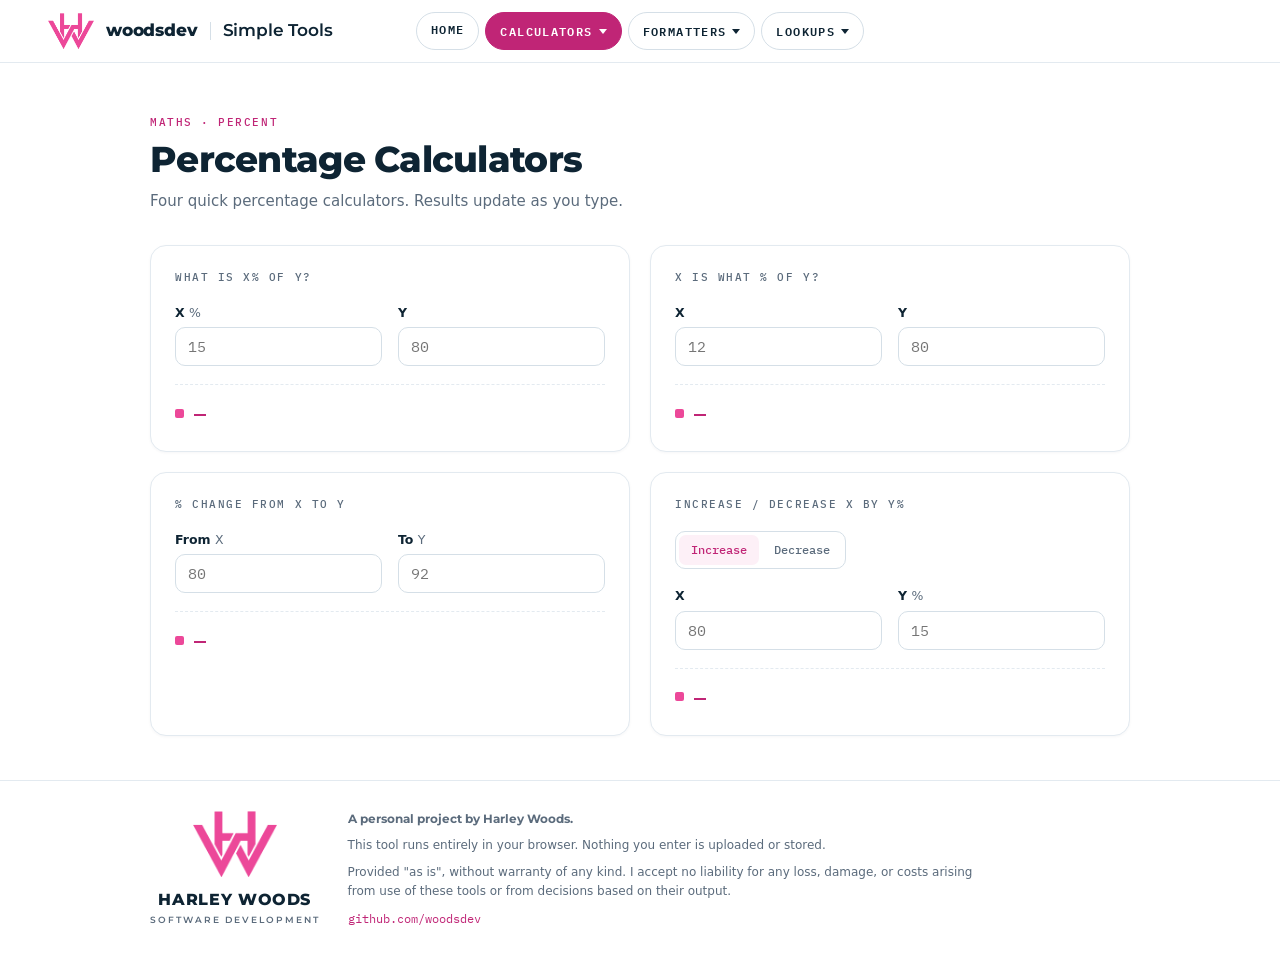
<file: pages/percentage/index.html>
<!DOCTYPE html>
<html lang="en-GB">
<head>
  <meta charset="UTF-8">
  <meta name="viewport" content="width=device-width, initial-scale=1">
  <title>Percentage Calculators • woodsdev</title>
  <meta name="description" content="Quick percentage calculators: what is X% of Y, X is what % of Y, percentage change, and increase or decrease by a percentage.">
  <link rel="icon" href="data:image/svg+xml,%3Csvg xmlns='http://www.w3.org/2000/svg' viewBox='0 0 16 16'%3E%3Crect width='16' height='16' rx='3' fill='%23ec4899'/%3E%3C/svg%3E">
  <link rel="preconnect" href="https://fonts.googleapis.com">
  <link rel="preconnect" href="https://fonts.gstatic.com" crossorigin>
  <link href="https://fonts.googleapis.com/css2?family=Montserrat:wght@600;700;800&family=IBM+Plex+Mono:wght@400;500;600&display=swap" rel="stylesheet">
  <link rel="stylesheet" href="/styles.css">
</head>
<body class="theme-pink">

  <header class="site-head">
    <a class="brand" href="/">
      <span class="logo-mark" role="img" aria-label="Harley Woods Software Development"></span>
      <span class="wordmark"><strong>woodsdev</strong><span class="sep" aria-hidden="true"></span>Simple Tools</span>
    </a>
    <nav class="site-nav" aria-label="Tools">
      <a href="/">Home</a>
      <div class="nav-group current">
        <button type="button" aria-haspopup="true" aria-expanded="false">Calculators</button>
        <div class="nav-menu">
          <a href="/pages/coterm-pricing/">Co-term Pricing</a>
          <a href="/pages/markup-margin/">Markup &amp; Margin</a>
          <a href="/pages/percentage/" aria-current="page">Percentages</a>
        </div>
      </div>
      <div class="nav-group">
        <button type="button" aria-haspopup="true" aria-expanded="false">Formatters</button>
        <div class="nav-menu">
          <a href="/pages/json-csv/">JSON ⇄ CSV</a>
          <a href="/pages/json-beautifier/">JSON Beautifier</a>
          <a href="/pages/comment-remover/">Comment Remover</a>
        </div>
      </div>
      <div class="nav-group">
        <button type="button" aria-haspopup="true" aria-expanded="false">Lookups</button>
        <div class="nav-menu">
          <a href="/pages/tenant-id/">Tenant ID</a>
        </div>
      </div>
    </nav>
  </header>

  <main>
    <div class="intro">
      <p class="eyebrow">Maths · Percent</p>
      <h1>Percentage Calculators</h1>
      <p class="lede">Four quick percentage calculators. Results update as you type.</p>
    </div>

    <div class="mini-grid">

      <section class="panel mini">
        <h2 class="panel-eyebrow">What is X% of Y?</h2>
        <div class="field-grid">
          <div class="field">
            <label for="p1-x">X <span class="unit">%</span></label>
            <input type="number" id="p1-x" inputmode="decimal" step="any" placeholder="15">
          </div>
          <div class="field">
            <label for="p1-y">Y</label>
            <input type="number" id="p1-y" inputmode="decimal" step="any" placeholder="80">
          </div>
        </div>
        <div class="result-row" aria-live="polite">
          <span class="mark" aria-hidden="true"></span>
          <p class="result-value" id="p1-out">—</p>
          <p class="result-note" id="p1-note" hidden></p>
        </div>
      </section>

      <section class="panel mini">
        <h2 class="panel-eyebrow">X is what % of Y?</h2>
        <div class="field-grid">
          <div class="field">
            <label for="p2-x">X</label>
            <input type="number" id="p2-x" inputmode="decimal" step="any" placeholder="12">
          </div>
          <div class="field">
            <label for="p2-y">Y</label>
            <input type="number" id="p2-y" inputmode="decimal" step="any" placeholder="80">
          </div>
        </div>
        <div class="result-row" aria-live="polite">
          <span class="mark" aria-hidden="true"></span>
          <p class="result-value" id="p2-out">—</p>
          <p class="result-note" id="p2-note" hidden></p>
        </div>
      </section>

      <section class="panel mini">
        <h2 class="panel-eyebrow">% change from X to Y</h2>
        <div class="field-grid">
          <div class="field">
            <label for="p3-x">From <span class="unit">X</span></label>
            <input type="number" id="p3-x" inputmode="decimal" step="any" placeholder="80">
          </div>
          <div class="field">
            <label for="p3-y">To <span class="unit">Y</span></label>
            <input type="number" id="p3-y" inputmode="decimal" step="any" placeholder="92">
          </div>
        </div>
        <div class="result-row" aria-live="polite">
          <span class="mark" aria-hidden="true"></span>
          <p class="result-value" id="p3-out">—</p>
          <p class="result-note" id="p3-note" hidden></p>
        </div>
      </section>

      <section class="panel mini">
        <h2 class="panel-eyebrow">Increase / decrease X by Y%</h2>
        <div class="seg" role="radiogroup" aria-label="Direction">
          <input type="radio" name="p4-dir" id="p4-inc" checked>
          <label for="p4-inc">Increase</label>
          <input type="radio" name="p4-dir" id="p4-dec">
          <label for="p4-dec">Decrease</label>
        </div>
        <div class="field-grid">
          <div class="field">
            <label for="p4-x">X</label>
            <input type="number" id="p4-x" inputmode="decimal" step="any" placeholder="80">
          </div>
          <div class="field">
            <label for="p4-y">Y <span class="unit">%</span></label>
            <input type="number" id="p4-y" inputmode="decimal" step="any" placeholder="15">
          </div>
        </div>
        <div class="result-row" aria-live="polite">
          <span class="mark" aria-hidden="true"></span>
          <p class="result-value" id="p4-out">—</p>
          <p class="result-note" id="p4-note" hidden></p>
        </div>
      </section>

    </div>
  </main>

  <footer>
    <div class="foot-inner">
      <div class="foot-brand">
        <span class="foot-mark" aria-hidden="true"></span>
        <p class="foot-name">Harley Woods</p>
        <p class="foot-sub">Software Development</p>
      </div>
      <div class="foot-text">
        <p class="foot-strong">A personal project by Harley Woods.</p>
        <p>This tool runs entirely in your browser. Nothing you enter is uploaded or stored.</p>
        <p>Provided "as is", without warranty of any kind. I accept no liability for any loss, damage, or costs arising from use of these tools or from decisions based on their output.</p>
        <p><a class="foot-gh" target="_blank" href="https://github.com/woodsdev">github.com/woodsdev</a></p>
      </div>
    </div>
  </footer>

  <script src="/pages/percentage/script.js"></script>
  <script src="/assets/nav.js"></script>
</body>
</html>
</file>
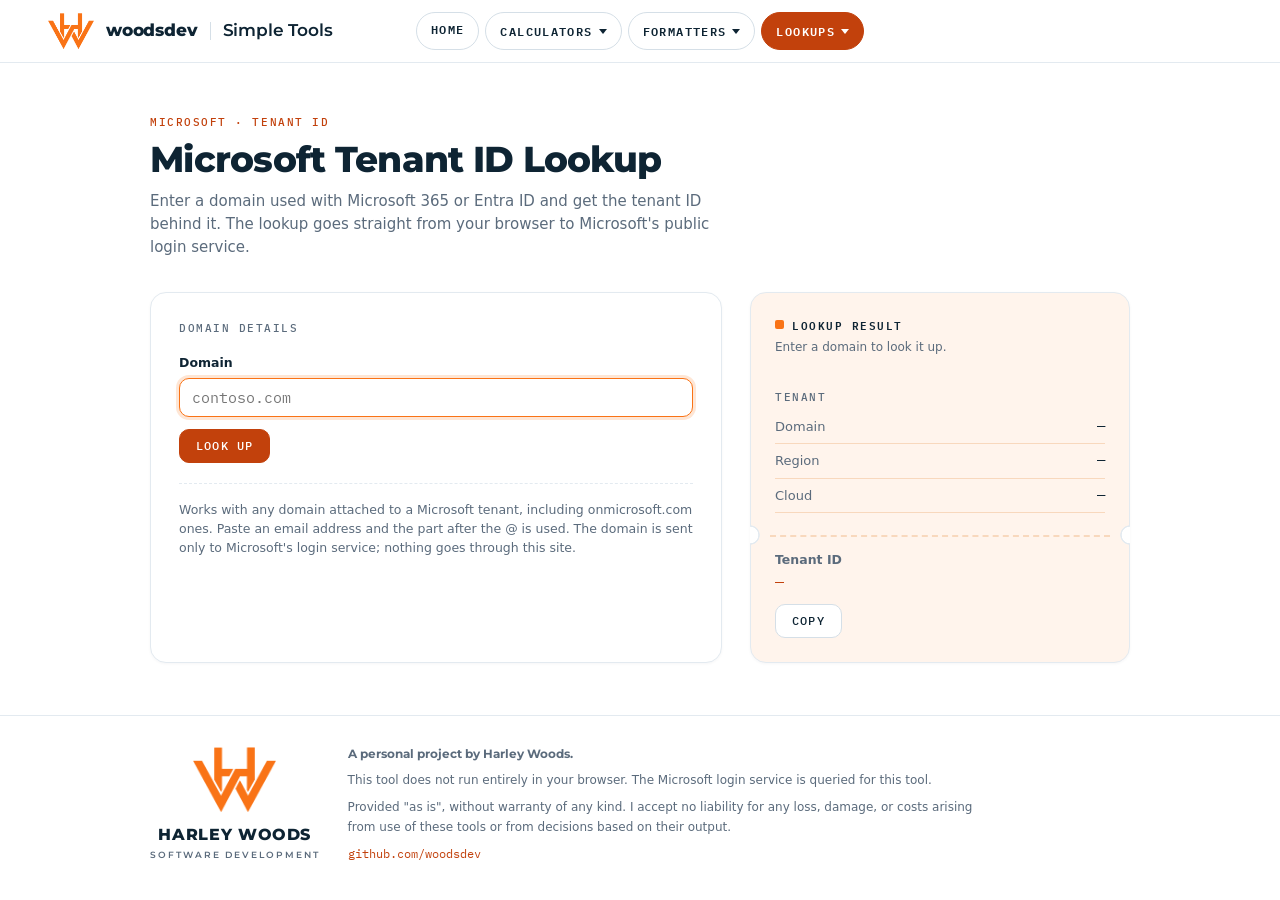
<file: pages/tenant-id/index.html>
<!DOCTYPE html>
<html lang="en-GB">
<head>
  <meta charset="UTF-8">
  <meta name="viewport" content="width=device-width, initial-scale=1">
  <title>Microsoft Tenant ID Lookup • woodsdev</title>
  <meta name="description" content="Find the Entra tenant ID behind any Microsoft 365 domain, straight from Microsoft's public login service.">
  <link rel="icon" href="data:image/svg+xml,%3Csvg xmlns='http://www.w3.org/2000/svg' viewBox='0 0 16 16'%3E%3Crect width='16' height='16' rx='3' fill='%23f97316'/%3E%3C/svg%3E">
  <link rel="preconnect" href="https://fonts.googleapis.com">
  <link rel="preconnect" href="https://fonts.gstatic.com" crossorigin>
  <link href="https://fonts.googleapis.com/css2?family=Montserrat:wght@600;700;800&family=IBM+Plex+Mono:wght@400;500;600&display=swap" rel="stylesheet">
  <link rel="stylesheet" href="/styles.css">
</head>
<body class="theme-orange">

  <header class="site-head">
    <a class="brand" href="/">
      <span class="logo-mark" role="img" aria-label="Harley Woods Software Development"></span>
      <span class="wordmark"><strong>woodsdev</strong><span class="sep" aria-hidden="true"></span>Simple Tools</span>
    </a>
    <nav class="site-nav" aria-label="Tools">
      <a href="/">Home</a>
      <div class="nav-group">
        <button type="button" aria-haspopup="true" aria-expanded="false">Calculators</button>
        <div class="nav-menu">
          <a href="/pages/coterm-pricing/">Co-term Pricing</a>
          <a href="/pages/markup-margin/">Markup &amp; Margin</a>
          <a href="/pages/percentage/">Percentages</a>
        </div>
      </div>
      <div class="nav-group">
        <button type="button" aria-haspopup="true" aria-expanded="false">Formatters</button>
        <div class="nav-menu">
          <a href="/pages/json-csv/">JSON ⇄ CSV</a>
          <a href="/pages/json-beautifier/">JSON Beautifier</a>
          <a href="/pages/comment-remover/">Comment Remover</a>
        </div>
      </div>
      <div class="nav-group current">
        <button type="button" aria-haspopup="true" aria-expanded="false">Lookups</button>
        <div class="nav-menu">
          <a href="/pages/tenant-id/" aria-current="page">Tenant ID</a>
        </div>
      </div>
    </nav>
  </header>

  <main>
    <div class="intro">
      <p class="eyebrow">Microsoft · Tenant ID</p>
      <h1>Microsoft Tenant ID Lookup</h1>
      <p class="lede">Enter a domain used with Microsoft 365 or Entra ID and get the tenant ID behind it. The lookup goes straight from your browser to Microsoft's public login service.</p>
    </div>

    <div class="layout">

      <form class="panel form-panel" id="lookup" novalidate autocomplete="off">
        <h2 class="panel-eyebrow">Domain details</h2>
        <div class="field">
          <label for="domain">Domain</label>
          <input type="text" id="domain" inputmode="url" spellcheck="false" placeholder="contoso.com" aria-describedby="err-domain">
          <p class="field-error" id="err-domain" hidden></p>
        </div>
        <div class="btn-row">
          <button type="submit" class="btn btn-primary" id="btn-lookup">Look up</button>
        </div>
        <p class="form-note">Works with any domain attached to a Microsoft tenant, including onmicrosoft.com ones. Paste an email address and the part after the @ is used. The domain is sent only to Microsoft's login service; nothing goes through this site.</p>
      </form>

      <section class="panel quote" aria-live="polite" aria-label="Lookup result">
        <header class="quote-head">
          <h2 class="quote-eyebrow"><span class="mark" aria-hidden="true"></span>Lookup result</h2>
        </header>
        <p class="quote-basis" id="out-basis">Enter a domain to look it up.</p>

        <p class="qgroup-label">Tenant</p>
        <dl class="qrows">
          <div class="qrow">
            <dt>Domain</dt>
            <dd id="out-domain">—</dd>
          </div>
          <div class="qrow">
            <dt>Region</dt>
            <dd id="out-region">—</dd>
          </div>
          <div class="qrow">
            <dt>Cloud</dt>
            <dd id="out-cloud">—</dd>
          </div>
        </dl>

        <div class="tear" aria-hidden="true"></div>

        <div class="total">
          <p class="total-label">Tenant ID</p>
          <p class="total-value long" id="out-tenant">—</p>
        </div>
        <p class="below-cost" id="out-fail" hidden></p>
        <div class="btn-row">
          <button type="button" class="btn" id="btn-copy">Copy</button>
        </div>
      </section>

    </div>
  </main>

  <footer>
    <div class="foot-inner">
      <div class="foot-brand">
        <span class="foot-mark" aria-hidden="true"></span>
        <p class="foot-name">Harley Woods</p>
        <p class="foot-sub">Software Development</p>
      </div>
      <div class="foot-text">
        <p class="foot-strong">A personal project by Harley Woods.</p>
        <p>This tool does not run entirely in your browser. The Microsoft login service is queried for this tool.</p>
        <p>Provided "as is", without warranty of any kind. I accept no liability for any loss, damage, or costs arising from use of these tools or from decisions based on their output.</p>
        <p><a class="foot-gh" target="_blank" href="https://github.com/woodsdev">github.com/woodsdev</a></p>
      </div>
    </div>
  </footer>

  <script src="/pages/tenant-id/script.js"></script>
  <script src="/assets/nav.js"></script>
</body>
</html>
</file>
<file: styles.css>
:root {
  --ink: #0e2433;
  --ink-soft: #5b6b7c;
  --line: #e3eaf0;
  --field-line: #d5dfe7;
  --field-invalid: #fdf3f2;
  --accent: #00b4d8;
  --accent-ink: #00799c;
  --accent-rgb: 0, 180, 216;
  --tint: #eef8fb;
  --tint-line: #cfe9f2;
  --error: #d92d20;
  --display: "Montserrat", "Segoe UI", system-ui, sans-serif;
  --mono: "IBM Plex Mono", "Consolas", monospace;
  --body: system-ui, "Segoe UI", -apple-system, sans-serif;
}

/* Per-page / per-card accent themes. Applied to <body> to theme a page,
   or to any element (e.g. a hub card) to theme just that subtree. */
.theme-red {
  --accent: #e5484d;
  --accent-ink: #c02a30;
  --accent-rgb: 229, 72, 77;
  --tint: #fdf1f1;
  --tint-line: #f6d2d3;
}

.theme-green {
  --accent: #28b463;
  --accent-ink: #1b7a44;
  --accent-rgb: 40, 180, 99;
  --tint: #eefaf3;
  --tint-line: #cfeeda;
}

.theme-pink {
  --accent: #ec4899;
  --accent-ink: #c02576;
  --accent-rgb: 236, 72, 153;
  --tint: #fdf0f7;
  --tint-line: #f6cfe5;
}

.theme-orange {
  --accent: #f97316;
  --accent-ink: #c2410c;
  --accent-rgb: 249, 115, 22;
  --tint: #fff4ec;
  --tint-line: #f8d8bd;
}

.theme-blue {
  --accent: #4c6ef5;
  --accent-ink: #3b5bdb;
  --accent-rgb: 76, 110, 245;
  --tint: #eff3fe;
  --tint-line: #cdd9f8;
}

.theme-purple {
  --accent: #a855f7;
  --accent-ink: #7e22ce;
  --accent-rgb: 168, 85, 247;
  --tint: #f8f1fe;
  --tint-line: #e6d4f8;
}

.theme-lime {
  --accent: #84cc16;
  --accent-ink: #4d7c0f;
  --accent-rgb: 132, 204, 22;
  --tint: #f5fbea;
  --tint-line: #e0f1bb;
}

* {
  box-sizing: border-box;
}

/* The hidden attribute must win over any display rule (e.g. .conv-opts flex). */
[hidden] {
  display: none !important;
}

/* Column flex so the footer sits at the bottom of the viewport on short pages. */
body {
  margin: 0;
  display: flex;
  flex-direction: column;
  min-height: 100vh;
  font-family: var(--body);
  font-size: 15px;
  line-height: 1.4;
  background: #ffffff;
  color: var(--ink);
  -webkit-font-smoothing: antialiased;
}

::selection {
  background: rgba(var(--accent-rgb), 0.25);
}

.mark {
  display: inline-block;
  width: 9px;
  height: 9px;
  border-radius: 2px;
  background: var(--accent);
  flex: none;
}

/* ---- header ---- */

/* Three columns (brand, nav, empty) keep the nav at the true centre. */
.site-head {
  display: grid;
  grid-template-columns: 1fr auto 1fr;
  align-items: center;
  gap: 10px 16px;
  padding: 12px clamp(20px, 4vw, 48px);
  border-bottom: 1px solid var(--line);
}

.brand {
  display: flex;
  align-items: center;
  gap: 12px;
  text-decoration: none;
  color: inherit;
}

/* logo.png (720x564, flat colour on transparency) is used as a mask so
   the monogram takes the page accent colour. Regenerate it if
   assets/images/logo-full.png changes. */
.logo-mark {
  display: block;
  height: 36px;
  aspect-ratio: 720 / 564;
  flex: none;
  background: var(--accent);
  -webkit-mask: url(/assets/images/logo.png) no-repeat center / contain;
  mask: url(/assets/images/logo.png) no-repeat center / contain;
}

.wordmark {
  display: flex;
  align-items: center;
  white-space: nowrap;
  margin: 0;
  font-family: var(--display);
  font-size: 17px;
  font-weight: 600;
  letter-spacing: -0.01em;
}

.wordmark strong {
  font-weight: 800;
}

.wordmark .sep {
  width: 1px;
  height: 18px;
  margin: 0 12px;
  background: var(--field-line);
  flex: none;
}

/* ---- nav ---- */

.site-nav {
  display: flex;
  flex-wrap: wrap;
  justify-content: center;
  gap: 6px;
}

.site-nav > a,
.nav-group > button {
  font-family: var(--mono);
  font-size: 11.5px;
  font-weight: 600;
  text-transform: uppercase;
  letter-spacing: 0.12em;
  color: var(--ink);
  text-decoration: none;
  background: #ffffff;
  padding: 8px 14px;
  border: 1px solid var(--field-line);
  border-radius: 999px;
  transition: color 0.15s, background-color 0.15s, border-color 0.15s;
}

.site-nav > a:hover,
.nav-group > button:hover {
  color: var(--accent-ink);
  background: var(--tint);
  border-color: var(--accent);
}

.site-nav > a[aria-current="page"],
.nav-group.current > button {
  color: #ffffff;
  background: var(--accent-ink);
  border-color: var(--accent-ink);
}

.nav-group {
  position: relative;
}

.nav-group > button {
  display: inline-flex;
  align-items: center;
  gap: 6px;
  cursor: pointer;
}

.nav-group > button::after {
  content: "";
  width: 0;
  height: 0;
  border-left: 4px solid transparent;
  border-right: 4px solid transparent;
  border-top: 5px solid currentColor;
}

/* Invisible strip so the pointer can cross the gap without the menu closing. */
.nav-group:hover::before {
  content: "";
  position: absolute;
  left: 0;
  right: 0;
  top: 100%;
  height: 10px;
}

.nav-menu {
  position: absolute;
  top: calc(100% + 6px);
  left: 0;
  z-index: 20;
  min-width: 200px;
  display: none;
  flex-direction: column;
  gap: 2px;
  padding: 6px;
  background: #ffffff;
  border: 1px solid var(--line);
  border-radius: 12px;
  box-shadow: 0 8px 24px rgba(14, 36, 51, 0.12);
}

.nav-group.open > .nav-menu {
  display: flex;
}

@media (hover: hover) {
  .nav-group:hover > .nav-menu {
    display: flex;
  }
}

.nav-menu a {
  font-family: var(--mono);
  font-size: 11px;
  font-weight: 500;
  text-transform: uppercase;
  letter-spacing: 0.1em;
  color: var(--ink);
  text-decoration: none;
  white-space: nowrap;
  padding: 8px 12px;
  border-radius: 8px;
  transition: color 0.15s, background-color 0.15s;
}

.nav-menu a:hover {
  color: var(--accent-ink);
  background: var(--tint);
}

.nav-menu a[aria-current="page"] {
  color: var(--accent-ink);
  background: var(--tint);
  font-weight: 600;
}

/* ---- intro ---- */

main {
  flex: 1 0 auto;
  width: 100%;
  max-width: 1020px;
  margin: 0 auto;
  padding: clamp(28px, 5vw, 52px) 20px 44px;
}

.intro {
  max-width: 580px;
  margin-bottom: 32px;
}

.eyebrow {
  margin: 0;
  font-family: var(--mono);
  font-size: 11px;
  font-weight: 500;
  text-transform: uppercase;
  letter-spacing: 0.14em;
  color: var(--accent-ink);
}

h1 {
  margin: 10px 0 10px;
  font-family: var(--display);
  font-size: clamp(28px, 4vw, 36px);
  font-weight: 800;
  letter-spacing: -0.02em;
  line-height: 1.1;
}

.lede {
  margin: 0;
  color: var(--ink-soft);
  line-height: 1.55;
}

/* ---- layout ---- */

.layout {
  display: grid;
  grid-template-columns: minmax(0, 1fr) 380px;
  gap: 28px;
}

/* ---- panels & form ---- */

.panel {
  background: #ffffff;
  border: 1px solid var(--line);
  border-radius: 16px;
  box-shadow: 0 1px 3px rgba(14, 36, 51, 0.04);
}

.form-panel {
  padding: 28px;
}

.panel-eyebrow,
.qgroup-label {
  margin: 0 0 18px;
  font-family: var(--mono);
  font-size: 11px;
  font-weight: 500;
  text-transform: uppercase;
  letter-spacing: 0.14em;
  color: var(--ink-soft);
}

.field-grid {
  display: grid;
  grid-template-columns: 1fr 1fr;
  gap: 18px 16px;
}

.field label {
  display: block;
  margin-bottom: 6px;
  font-size: 12.5px;
  font-weight: 600;
}

.unit {
  font-weight: 500;
  color: var(--ink-soft);
}

.field input,
.field select,
.field textarea {
  width: 100%;
  padding: 9px 12px;
  font-family: var(--mono);
  font-size: 14.5px;
  color: var(--ink);
  background: #ffffff;
  border: 1px solid var(--field-line);
  border-radius: 10px;
  transition: border-color 0.15s, background-color 0.15s, box-shadow 0.15s;
}

.field input:hover,
.field select:hover,
.field textarea:hover {
  border-color: #b9cbd8;
}

.field input:focus,
.field select:focus,
.field textarea:focus {
  outline: none;
  border-color: var(--accent);
  box-shadow: 0 0 0 3px rgba(var(--accent-rgb), 0.18);
}

.field input[aria-invalid="true"],
.field textarea[aria-invalid="true"] {
  border-color: var(--error);
  background: var(--field-invalid);
}

/* Computed (non-driver) fields on the markup & margin calculator */
.field input.computed {
  background: var(--tint);
  border-color: var(--tint-line);
}

.calc-flag {
  font-family: var(--mono);
  font-size: 9.5px;
  font-weight: 500;
  text-transform: uppercase;
  letter-spacing: 0.08em;
  color: var(--accent-ink);
  margin-left: 6px;
}

.field-error {
  margin: 6px 0 0;
  font-size: 12px;
  color: var(--error);
}

.form-note {
  margin: 20px 0 0;
  padding-top: 16px;
  border-top: 1px dashed var(--line);
  font-size: 12.5px;
  line-height: 1.55;
  color: var(--ink-soft);
}

/* ---- buttons ---- */

/* inline-flex + fixed line-height keep <button> and <label> pills the
   same height (labels otherwise inherit the body line-height). */
.btn {
  display: inline-flex;
  align-items: center;
  justify-content: center;
  line-height: 1;
  font-family: var(--mono);
  font-size: 12px;
  font-weight: 500;
  text-transform: uppercase;
  letter-spacing: 0.1em;
  color: var(--ink);
  background: #ffffff;
  border: 1px solid var(--field-line);
  border-radius: 10px;
  padding: 10px 16px;
  cursor: pointer;
  transition: border-color 0.15s, background-color 0.15s, color 0.15s;
}

.btn:hover {
  border-color: #b9cbd8;
  background: var(--tint);
}

.btn:disabled {
  opacity: 0.5;
  cursor: default;
}

.btn-primary {
  color: #ffffff;
  background: var(--accent-ink);
  border-color: var(--accent-ink);
}

.btn-primary:hover {
  background: var(--accent-ink);
  border-color: var(--accent-ink);
  filter: brightness(1.12);
}

.btn-row {
  display: flex;
  flex-wrap: wrap;
  align-items: center;
  gap: 10px;
  margin-top: 12px;
}

.file-btn {
  display: inline-flex;
}

/* Undo the .field label styling when a label doubles as a button
   (the file picker), or its height drifts from the real buttons. */
.field label.btn {
  margin-bottom: 0;
  font-size: 12px;
}

.file-btn:focus-within {
  outline: 2px solid var(--accent-ink);
  outline-offset: 2px;
}

/* ---- segmented control (radio-based) ---- */

.seg {
  display: inline-flex;
  padding: 3px;
  gap: 3px;
  background: #ffffff;
  border: 1px solid var(--field-line);
  border-radius: 10px;
}

.seg input {
  position: absolute;
  width: 1px;
  height: 1px;
  opacity: 0;
  pointer-events: none;
}

.seg label {
  font-family: var(--mono);
  font-size: 12px;
  font-weight: 500;
  color: var(--ink-soft);
  padding: 7px 12px;
  border-radius: 7px;
  cursor: pointer;
  white-space: nowrap;
  transition: color 0.15s, background-color 0.15s;
}

.seg label:hover {
  color: var(--ink);
}

.seg input:checked + label {
  color: var(--accent-ink);
  background: var(--tint);
}

.seg input:focus-visible + label {
  outline: 2px solid var(--accent-ink);
  outline-offset: 2px;
}

/* ---- checkbox options ---- */

.opt {
  display: flex;
  align-items: center;
  gap: 8px;
  font-size: 13px;
  font-weight: 600;
  cursor: pointer;
}

.opt input {
  width: 15px;
  height: 15px;
  margin: 0;
  accent-color: var(--accent-ink);
  cursor: pointer;
}

.conv-opts {
  display: flex;
  flex-direction: column;
  gap: 8px;
}

/* ---- quote slip ---- */

.quote {
  display: flex;
  flex-direction: column;
  padding: 24px;
  background: var(--tint);
}

.quote-head {
  display: flex;
  justify-content: space-between;
  align-items: baseline;
  gap: 12px;
}

.quote-eyebrow {
  display: flex;
  align-items: center;
  gap: 8px;
  margin: 0;
  font-family: var(--mono);
  font-size: 11px;
  font-weight: 600;
  text-transform: uppercase;
  letter-spacing: 0.14em;
  color: var(--ink);
}

.quote-days {
  margin: 0;
  font-family: var(--mono);
  font-size: 15px;
  font-weight: 600;
  font-variant-numeric: tabular-nums;
  color: var(--accent-ink);
}

.quote-basis {
  margin: 6px 0 18px;
  font-size: 12px;
  line-height: 1.5;
  color: var(--ink-soft);
}

.quote .qgroup-label {
  margin: 16px 0 4px;
}

.qrows {
  margin: 0;
}

.qrow {
  display: flex;
  justify-content: space-between;
  align-items: baseline;
  gap: 12px;
  padding: 7px 0;
  border-bottom: 1px solid var(--tint-line);
}

.qrow dt {
  font-size: 13px;
  color: var(--ink-soft);
}

.qrow dd {
  margin: 0;
  min-width: 0;
  font-family: var(--mono);
  font-size: 14px;
  font-variant-numeric: tabular-nums;
  text-align: right;
  overflow-wrap: anywhere;
}

/* Receipt tear line: white notches punched into the slip's edges.
   margin-top: auto pins the tear + total to the ticket's bottom edge
   when the ticket stretches to match the form panel's height. */
.quote .qrows:last-of-type {
  margin-bottom: 12px;
}

/* Bleeds 1px past the padding box, over the ticket's own border, so the
   white cutout erases the straight border and the arc ring redraws it
   curving into the groove. */
.tear {
  flex: none;
  height: 20px;
  margin: auto -25px 6px;
  position: relative;
  background:
    radial-gradient(circle at 0 50%, #ffffff 8px, var(--line) 8.6px 9.4px, transparent 10px),
    radial-gradient(circle at 100% 50%, #ffffff 8px, var(--line) 8.6px 9.4px, transparent 10px);
}

.tear::before {
  content: "";
  position: absolute;
  top: 50%;
  left: 20px;
  right: 20px;
  border-top: 2px dashed var(--tint-line);
}

.total {
  display: flex;
  flex-direction: column;
  gap: 2px;
}

.total-label {
  margin: 0;
  font-size: 12.5px;
  font-weight: 600;
  color: var(--ink-soft);
}

.total-value {
  margin: 0;
  font-family: var(--mono);
  font-size: 30px;
  font-weight: 600;
  font-variant-numeric: tabular-nums;
  letter-spacing: -0.01em;
  color: var(--accent-ink);
}

/* For long values like GUIDs. Plex Mono is 0.6em per character, so 15px
   keeps a 36-character GUID on one line in the 380px slip. */
.total-value.long {
  font-size: 15px;
  letter-spacing: 0;
  overflow-wrap: anywhere;
}

.below-cost {
  margin: 10px 0 0;
  font-size: 12px;
  color: var(--error);
}

/* ---- hub cards ---- */

.hub-grid {
  --hub-w: min(1120px, calc(100vw - 40px));
  display: flex;
  flex-wrap: wrap;
  justify-content: center;
  gap: 20px;
  width: var(--hub-w);
  margin-left: calc(50% - var(--hub-w) / 2);
}

.hub-grid .tool-card {
  flex: 0 1 calc((100% - 40px) / 3);
}

.tool-card {
  display: flex;
  flex-direction: column;
  padding: 24px;
  text-decoration: none;
  color: inherit;
  transition: border-color 0.15s, box-shadow 0.15s, transform 0.15s;
}

.tool-card:hover {
  border-color: var(--tint-line);
  box-shadow: 0 4px 14px rgba(14, 36, 51, 0.08);
  transform: translateY(-1px);
}

.card-eyebrow {
  display: flex;
  align-items: center;
  gap: 8px;
  margin: 0 0 14px;
  font-family: var(--mono);
  font-size: 11px;
  font-weight: 500;
  text-transform: uppercase;
  letter-spacing: 0.14em;
  color: var(--ink-soft);
}

.tool-card h2 {
  margin: 0 0 8px;
  font-family: var(--display);
  font-size: 19px;
  font-weight: 700;
  letter-spacing: -0.01em;
}

.card-desc {
  margin: 0 0 18px;
  font-size: 13.5px;
  line-height: 1.55;
  color: var(--ink-soft);
}

.card-go {
  margin: auto 0 0;
  font-family: var(--mono);
  font-size: 11px;
  font-weight: 600;
  text-transform: uppercase;
  letter-spacing: 0.14em;
  color: var(--accent-ink);
}

/* ---- converter (json-csv) ---- */

.conv-panel {
  padding: 28px;
}

.conv-controls {
  display: flex;
  flex-wrap: wrap;
  align-items: center;
  gap: 14px 20px;
  padding-bottom: 20px;
  margin-bottom: 20px;
  border-bottom: 1px dashed var(--line);
}

.conv-controls .field {
  display: flex;
  align-items: center;
  gap: 8px;
  max-width: 100%;
}

.conv-controls .field label {
  margin: 0;
  white-space: nowrap;
}

/* Let a select with long options shrink instead of overflowing on phones. */
.conv-controls .field select {
  width: auto;
  min-width: 0;
  flex: 0 1 auto;
}

.conv-grid {
  display: grid;
  grid-template-columns: 1fr 1fr;
  gap: 20px;
}

.conv-pane textarea {
  min-height: 280px;
  font-size: 13.5px;
  line-height: 1.5;
  resize: vertical;
}

.conv-stats {
  margin: 8px 0 0;
  font-family: var(--mono);
  font-size: 11.5px;
  color: var(--ink-soft);
}

/* ---- mini calculators (percentage) ---- */

.mini-grid {
  display: grid;
  grid-template-columns: 1fr 1fr;
  gap: 20px;
}

.mini {
  padding: 24px;
}

.mini .seg {
  margin-bottom: 18px;
}

.result-row {
  display: flex;
  align-items: baseline;
  gap: 10px;
  margin-top: 18px;
  padding-top: 14px;
  border-top: 1px dashed var(--line);
}

.result-row .mark {
  align-self: center;
}

.result-value {
  margin: 0;
  font-family: var(--mono);
  font-size: 20px;
  font-weight: 600;
  font-variant-numeric: tabular-nums;
  letter-spacing: -0.01em;
  color: var(--accent-ink);
  overflow-wrap: anywhere;
}

.result-note {
  margin: 0;
  font-size: 12px;
  color: var(--ink-soft);
}

/* ---- footer ---- */

footer {
  border-top: 1px solid var(--line);
}

.foot-inner {
  display: flex;
  align-items: center;
  gap: 28px;
  max-width: 1020px;
  margin: 0 auto;
  padding: 28px 20px 36px;
}

.foot-brand {
  display: flex;
  flex-direction: column;
  align-items: center;
  flex: none;
}

.foot-mark {
  width: 84px;
  aspect-ratio: 720 / 564;
  background: var(--accent);
  -webkit-mask: url(/assets/images/logo.png) no-repeat center / contain;
  mask: url(/assets/images/logo.png) no-repeat center / contain;
}

.foot-name {
  margin: 12px 0 2px;
  font-family: var(--display);
  font-size: 16px;
  font-weight: 800;
  text-transform: uppercase;
  letter-spacing: 0.04em;
  color: var(--ink);
}

.foot-sub {
  margin: 0;
  font-family: var(--display);
  font-size: 9px;
  font-weight: 600;
  text-transform: uppercase;
  letter-spacing: 0.22em;
  color: var(--ink-soft);
}

.foot-text p {
  margin: 0 0 8px;
  max-width: 640px;
  font-size: 12px;
  line-height: 1.6;
  color: var(--ink-soft);
}

.foot-text p:last-child {
  margin-bottom: 0;
}

.foot-strong {
  font-family: var(--display);
  font-size: 13px;
  font-weight: 700;
  color: var(--ink);
}

.foot-gh {
  font-family: var(--mono);
  font-size: 11.5px;
  color: var(--accent-ink);
  text-decoration: none;
}

.foot-gh:hover {
  text-decoration: underline;
}

/* ---- responsive ---- */

@media (max-width: 860px) {
  .layout {
    grid-template-columns: minmax(0, 1fr);
  }

  .conv-grid {
    grid-template-columns: 1fr;
  }

  .hub-grid .tool-card {
    flex-basis: calc((100% - 20px) / 2);
  }
}

@media (max-width: 560px) {
  .site-head {
    grid-template-columns: 1fr;
  }

  .site-nav {
    position: relative;
    justify-self: stretch;
  }

  /* Menus anchor to the whole nav row on phones so they never run off screen. */
  .nav-group {
    position: static;
  }

  .nav-menu {
    left: 0;
    right: 0;
  }

  .hub-grid .tool-card {
    flex-basis: 100%;
  }

  .mini-grid {
    grid-template-columns: 1fr;
  }

  .conv-pane textarea {
    min-height: 220px;
  }

  .foot-inner {
    flex-direction: column;
    align-items: flex-start;
    gap: 16px;
  }
}

@media (max-width: 460px) {
  .field-grid {
    grid-template-columns: 1fr;
  }

  .form-panel,
  .quote,
  .conv-panel,
  .mini,
  .tool-card {
    padding: 20px;
  }

  .tear {
    margin-left: -21px;
    margin-right: -21px;
  }

  .total-value.long {
    font-size: 13.5px;
  }
}

/* ---- a11y ---- */

/* !important so the utility beats higher-specificity rules like .field input */
.visually-hidden {
  position: absolute !important;
  width: 1px !important;
  height: 1px !important;
  margin: -1px !important;
  padding: 0 !important;
  overflow: hidden !important;
  clip: rect(0 0 0 0) !important;
  white-space: nowrap !important;
  border: 0 !important;
}

:focus-visible {
  outline: 2px solid var(--accent-ink);
  outline-offset: 2px;
}

@media (prefers-reduced-motion: reduce) {
  * {
    transition: none !important;
  }
}
</file>
